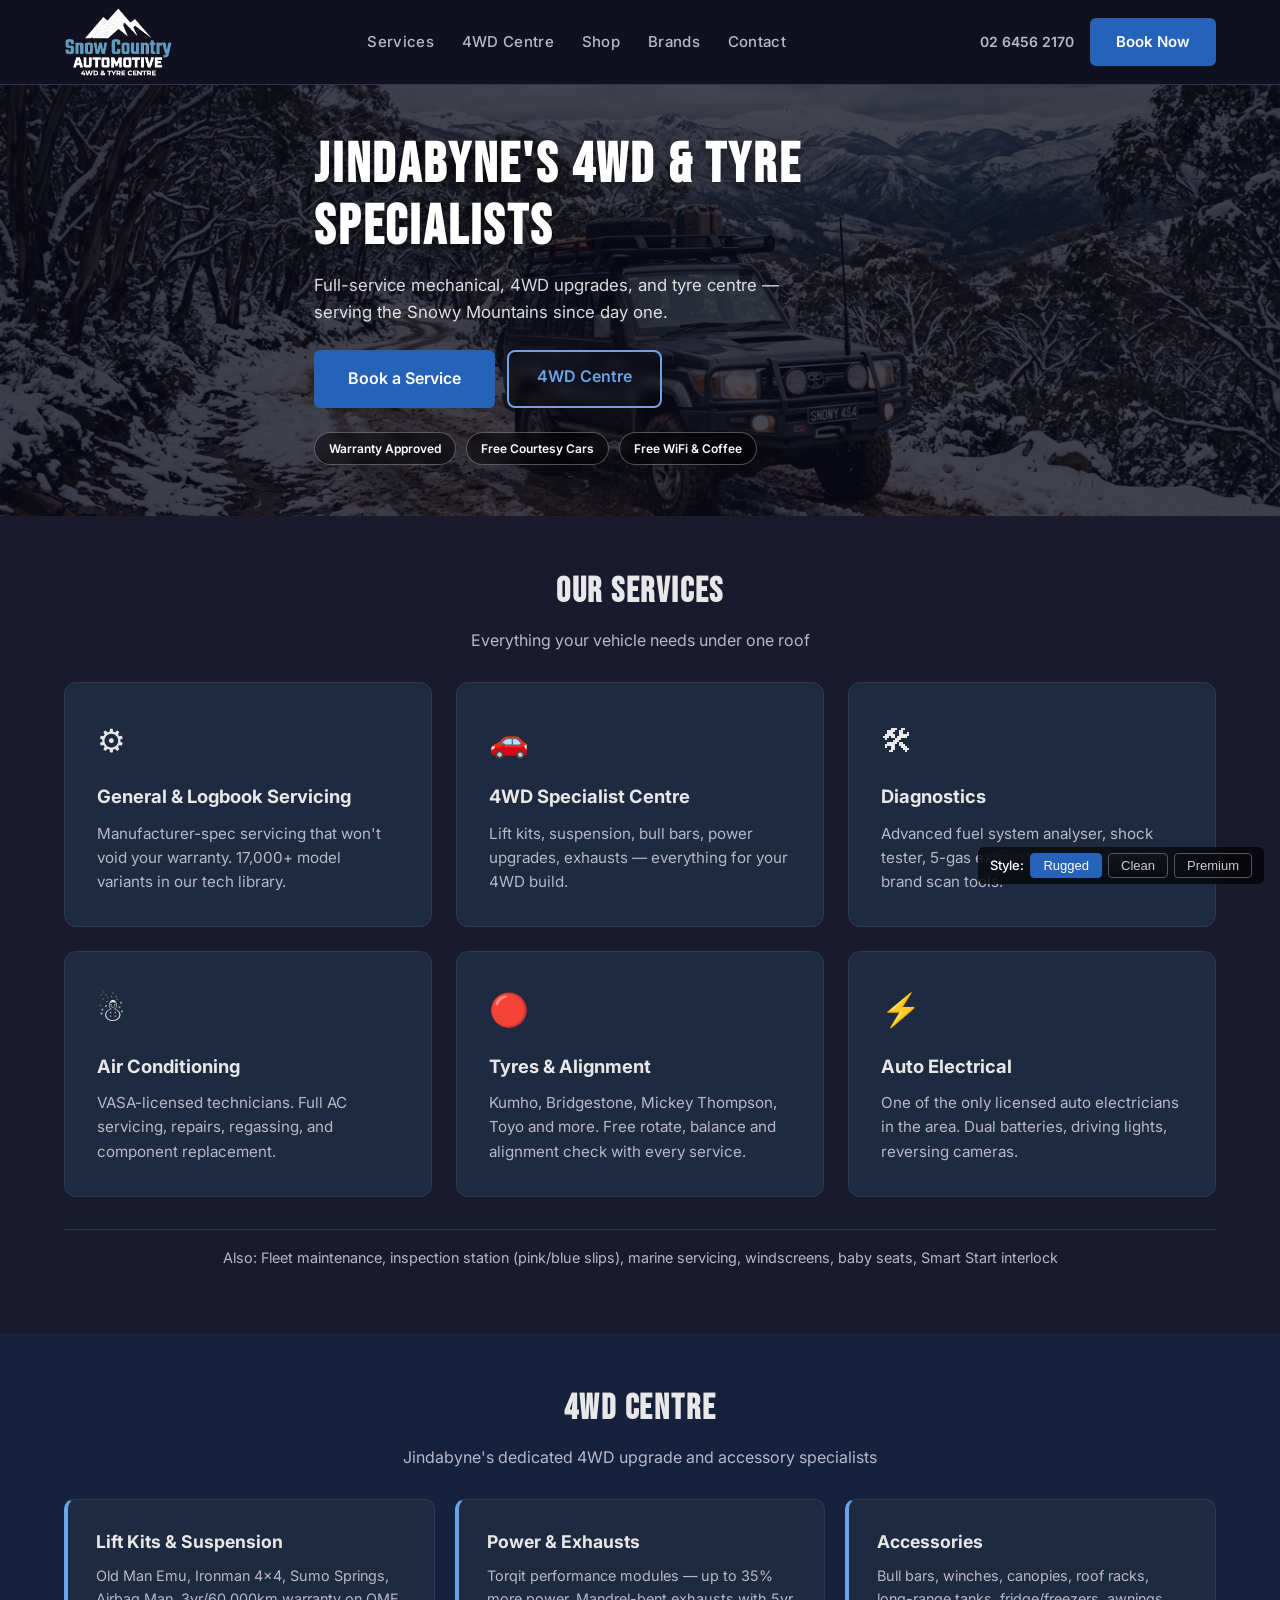
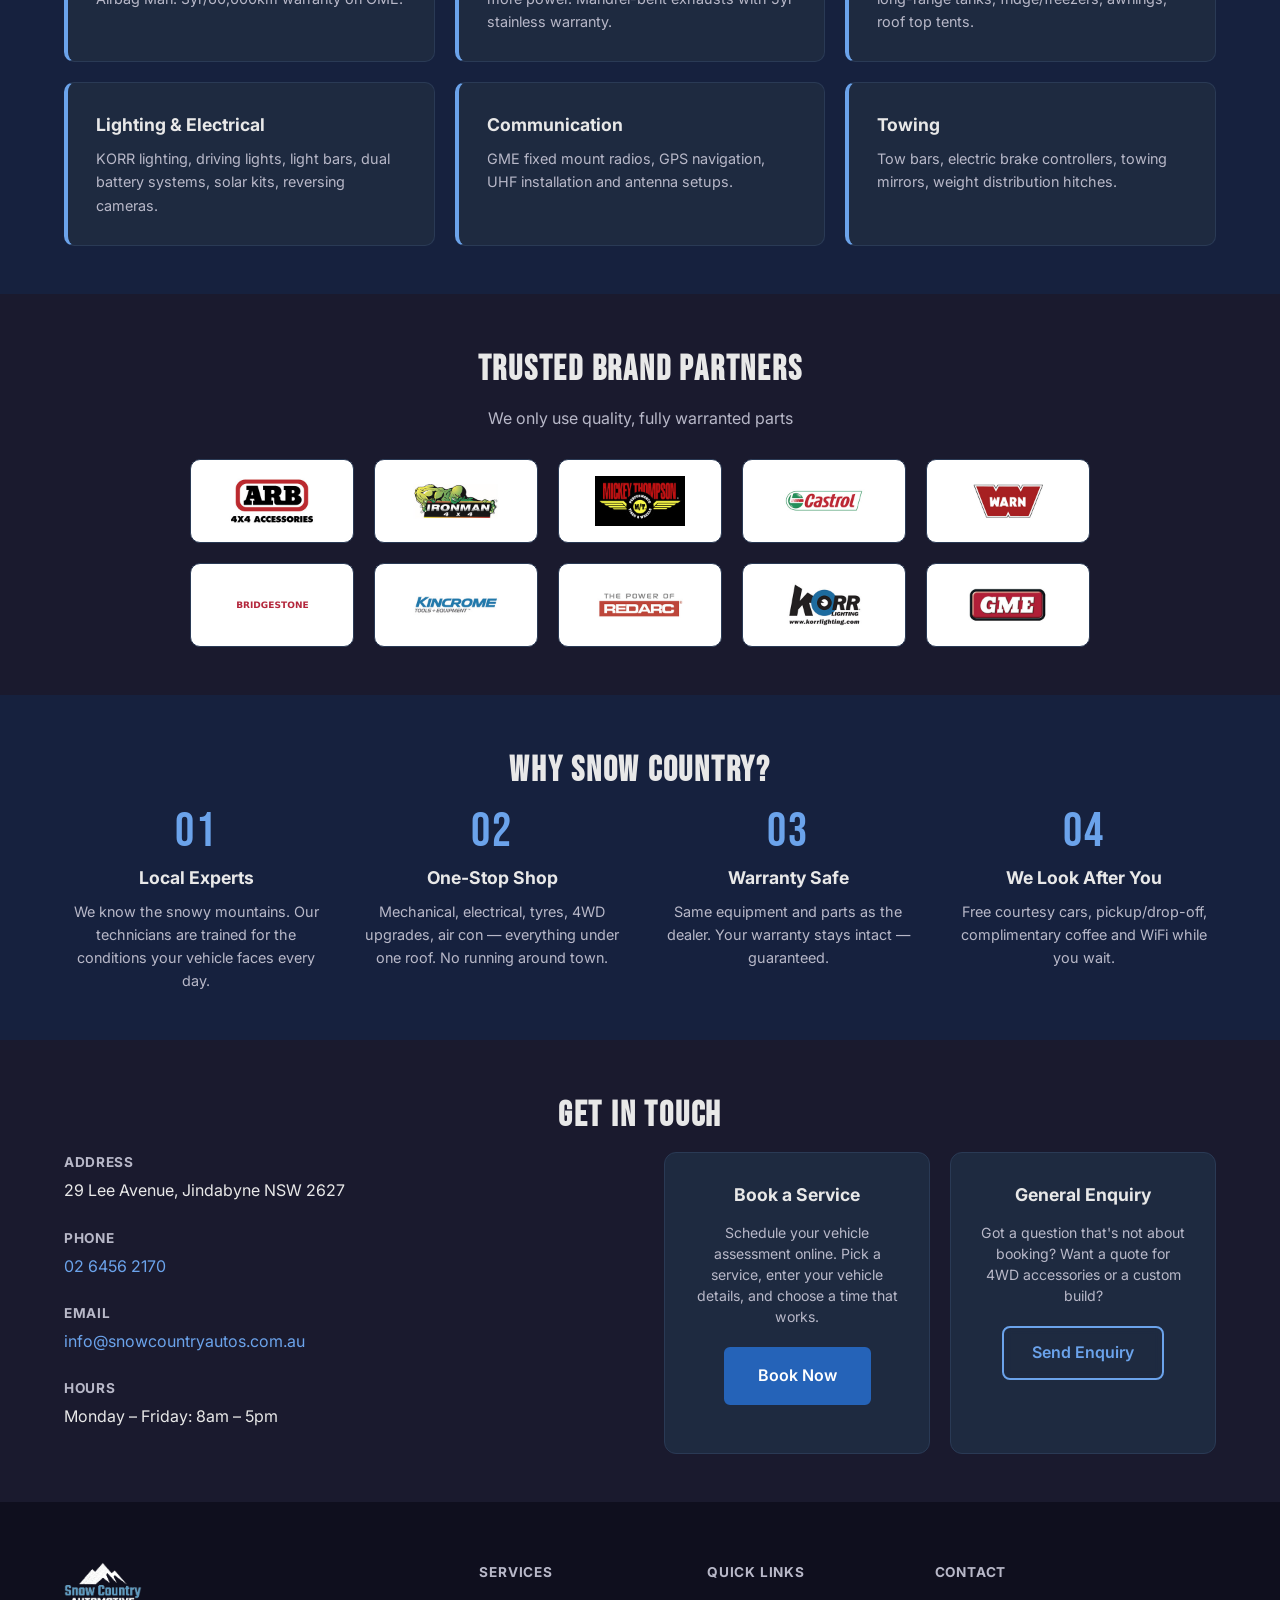
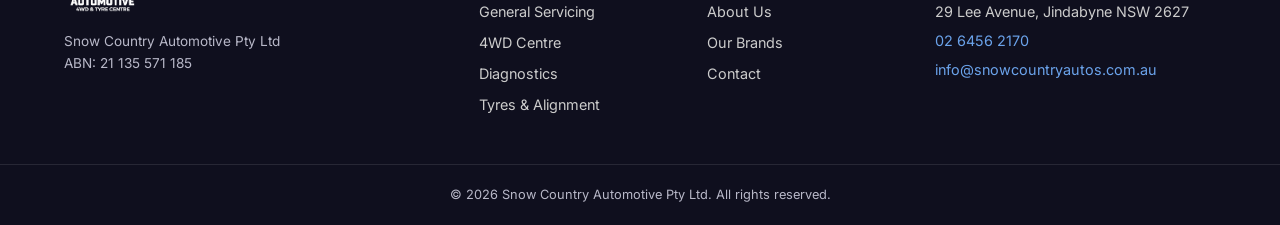
<file: index.html>
<!DOCTYPE html>
<html lang="en">
<head>
  <meta charset="UTF-8">
  <meta name="viewport" content="width=device-width, initial-scale=1.0">
  <title>Snow Country Automotive — 4WD & Tyre Centre</title>
  <link rel="icon" href="favicon.ico" type="image/x-icon">
  <link rel="apple-touch-icon" href="apple-touch-icon.png">
  <link rel="preconnect" href="https://fonts.googleapis.com">
  <link href="https://fonts.googleapis.com/css2?family=Inter:wght@400;500;600;700;800&family=Bebas+Neue&family=Montserrat:wght@400;600;700;800&display=swap" rel="stylesheet">
  <link rel="stylesheet" href="styles.css">
</head>
<body data-theme="rugged">

  <!-- Theme Switcher -->
  <div class="theme-switcher">
    <span class="theme-label">Style:</span>
    <button class="theme-btn active" data-theme="rugged">Rugged</button>
    <button class="theme-btn" data-theme="clean">Clean</button>
    <button class="theme-btn" data-theme="premium">Premium</button>
  </div>

  <!-- Header -->
  <header class="site-header">
    <div class="container header-inner">
      <a href="/" class="logo">
        <img src="assets/logo-white.png" alt="Snow Country Automotive" class="logo-img">
      </a>
      <nav class="main-nav">
        <a href="#services">Services</a>
        <a href="#4wd">4WD Centre</a>
        <a href="shop.html">Shop</a>
        <a href="#brands">Brands</a>
        <a href="contact.html">Contact</a>
      </nav>
      <div class="header-cta">
        <a href="tel:0264562170" class="phone-link">02 6456 2170</a>
        <a href="book.html" class="btn btn-primary">Book Now</a>
      </div>
      <button class="mobile-menu-btn" aria-label="Menu">
        <span></span><span></span><span></span>
      </button>
    </div>
  </header>

  <!-- Hero -->
  <section class="hero">
    <div class="hero-overlay"></div>
    <div class="container hero-content">
      <h1 class="hero-title">Jindabyne's 4WD &amp; Tyre Specialists</h1>
      <p class="hero-subtitle">Full-service mechanical, 4WD upgrades, and tyre centre — serving the Snowy Mountains since day one.</p>
      <div class="hero-actions">
        <a href="book.html" class="btn btn-primary btn-lg">Book a Service</a>
        <a href="#4wd" class="btn btn-outline btn-lg">4WD Centre</a>
      </div>
      <div class="hero-badges">
        <div class="badge">Warranty Approved</div>
        <div class="badge">Free Courtesy Cars</div>
        <div class="badge">Free WiFi & Coffee</div>
      </div>
    </div>
  </section>

  <!-- Services -->
  <section id="services" class="section">
    <div class="container">
      <h2 class="section-title">Our Services</h2>
      <p class="section-subtitle">Everything your vehicle needs under one roof</p>
      <div class="services-grid">
        <div class="service-card">
          <div class="service-icon">&#9881;</div>
          <h3>General &amp; Logbook Servicing</h3>
          <p>Manufacturer-spec servicing that won't void your warranty. 17,000+ model variants in our tech library.</p>
        </div>
        <div class="service-card">
          <div class="service-icon">&#128663;</div>
          <h3>4WD Specialist Centre</h3>
          <p>Lift kits, suspension, bull bars, power upgrades, exhausts — everything for your 4WD build.</p>
        </div>
        <div class="service-card">
          <div class="service-icon">&#128736;</div>
          <h3>Diagnostics</h3>
          <p>Advanced fuel system analyser, shock tester, 5-gas exhaust analyser, and multi-brand scan tools.</p>
        </div>
        <div class="service-card">
          <div class="service-icon">&#9731;</div>
          <h3>Air Conditioning</h3>
          <p>VASA-licensed technicians. Full AC servicing, repairs, regassing, and component replacement.</p>
        </div>
        <div class="service-card">
          <div class="service-icon">&#128308;</div>
          <h3>Tyres &amp; Alignment</h3>
          <p>Kumho, Bridgestone, Mickey Thompson, Toyo and more. Free rotate, balance and alignment check with every service.</p>
        </div>
        <div class="service-card">
          <div class="service-icon">&#9889;</div>
          <h3>Auto Electrical</h3>
          <p>One of the only licensed auto electricians in the area. Dual batteries, driving lights, reversing cameras.</p>
        </div>
      </div>
      <div class="services-more">
        <p>Also: Fleet maintenance, inspection station (pink/blue slips), marine servicing, windscreens, baby seats, Smart Start interlock</p>
      </div>
    </div>
  </section>

  <!-- 4WD Centre -->
  <section id="4wd" class="section section-alt">
    <div class="container">
      <h2 class="section-title">4WD Centre</h2>
      <p class="section-subtitle">Jindabyne's dedicated 4WD upgrade and accessory specialists</p>
      <div class="fourwd-grid">
        <div class="fourwd-card">
          <h3>Lift Kits &amp; Suspension</h3>
          <p>Old Man Emu, Ironman 4x4, Sumo Springs, Airbag Man. 3yr/60,000km warranty on OME.</p>
        </div>
        <div class="fourwd-card">
          <h3>Power &amp; Exhausts</h3>
          <p>Torqit performance modules — up to 35% more power. Mandrel-bent exhausts with 5yr stainless warranty.</p>
        </div>
        <div class="fourwd-card">
          <h3>Accessories</h3>
          <p>Bull bars, winches, canopies, roof racks, long-range tanks, fridge/freezers, awnings, roof top tents.</p>
        </div>
        <div class="fourwd-card">
          <h3>Lighting &amp; Electrical</h3>
          <p>KORR lighting, driving lights, light bars, dual battery systems, solar kits, reversing cameras.</p>
        </div>
        <div class="fourwd-card">
          <h3>Communication</h3>
          <p>GME fixed mount radios, GPS navigation, UHF installation and antenna setups.</p>
        </div>
        <div class="fourwd-card">
          <h3>Towing</h3>
          <p>Tow bars, electric brake controllers, towing mirrors, weight distribution hitches.</p>
        </div>
      </div>
    </div>
  </section>

  <!-- Brands -->
  <section id="brands" class="section">
    <div class="container">
      <h2 class="section-title">Trusted Brand Partners</h2>
      <p class="section-subtitle">We only use quality, fully warranted parts</p>
      <div class="brands-grid">
        <div class="brand-item">
          <img src="assets/brands/arb-logo.jpg" alt="ARB 4x4">
        </div>
        <div class="brand-item">
          <img src="assets/brands/ironman-4x4-logo.jpg" alt="Ironman 4x4">
        </div>
        <div class="brand-item">
          <img src="assets/brands/mickey-thompson-logo.jpg" alt="Mickey Thompson">
        </div>
        <div class="brand-item">
          <img src="assets/brands/castrol-logo.jpg" alt="Castrol">
        </div>
        <div class="brand-item">
          <img src="assets/brands/warn-logo.jpg" alt="Warn">
        </div>
        <div class="brand-item">
          <img src="assets/brands/bridgestone-logo.jpg" alt="Bridgestone">
        </div>
        <div class="brand-item">
          <img src="assets/brands/kincrome-logo.jpg" alt="Kincrome">
        </div>
        <div class="brand-item">
          <img src="assets/brands/redarc-logo.jpg" alt="Redarc">
        </div>
        <div class="brand-item">
          <img src="assets/brands/korr-logo.jpg" alt="KORR Lighting">
        </div>
        <div class="brand-item">
          <img src="assets/brands/gme-logo.jpg" alt="GME">
        </div>
      </div>
    </div>
  </section>

  <!-- About / Why Choose Us -->
  <section id="about" class="section section-alt">
    <div class="container">
      <h2 class="section-title">Why Snow Country?</h2>
      <div class="why-grid">
        <div class="why-item">
          <div class="why-number">01</div>
          <h3>Local Experts</h3>
          <p>We know the snowy mountains. Our technicians are trained for the conditions your vehicle faces every day.</p>
        </div>
        <div class="why-item">
          <div class="why-number">02</div>
          <h3>One-Stop Shop</h3>
          <p>Mechanical, electrical, tyres, 4WD upgrades, air con — everything under one roof. No running around town.</p>
        </div>
        <div class="why-item">
          <div class="why-number">03</div>
          <h3>Warranty Safe</h3>
          <p>Same equipment and parts as the dealer. Your warranty stays intact — guaranteed.</p>
        </div>
        <div class="why-item">
          <div class="why-number">04</div>
          <h3>We Look After You</h3>
          <p>Free courtesy cars, pickup/drop-off, complimentary coffee and WiFi while you wait.</p>
        </div>
      </div>
    </div>
  </section>

  <!-- Contact -->
  <section id="contact" class="section">
    <div class="container">
      <h2 class="section-title">Get In Touch</h2>
      <div class="contact-grid">
        <div class="contact-info">
          <div class="contact-item">
            <strong>Address</strong>
            <p>29 Lee Avenue, Jindabyne NSW 2627</p>
          </div>
          <div class="contact-item">
            <strong>Phone</strong>
            <p><a href="tel:0264562170">02 6456 2170</a></p>
          </div>
          <div class="contact-item">
            <strong>Email</strong>
            <p><a href="mailto:info@snowcountryautos.com.au">info@snowcountryautos.com.au</a></p>
          </div>
          <div class="contact-item">
            <strong>Hours</strong>
            <p>Monday – Friday: 8am – 5pm</p>
          </div>
        </div>
        <div class="contact-cta">
          <div class="contact-cta-card">
            <h3>Book a Service</h3>
            <p>Schedule your vehicle assessment online. Pick a service, enter your vehicle details, and choose a time that works.</p>
            <a href="book.html" class="btn btn-primary btn-lg">Book Now</a>
          </div>
          <div class="contact-cta-card">
            <h3>General Enquiry</h3>
            <p>Got a question that's not about booking? Want a quote for 4WD accessories or a custom build?</p>
            <a href="contact.html" class="btn btn-outline btn-lg">Send Enquiry</a>
          </div>
        </div>
      </div>
    </div>
  </section>

  <!-- Footer -->
  <footer class="site-footer">
    <div class="container footer-inner">
      <div class="footer-brand">
        <img src="assets/logo-white.png" alt="Snow Country Automotive" class="footer-logo">
        <p>Snow Country Automotive Pty Ltd<br>ABN: 21 135 571 185</p>
      </div>
      <div class="footer-links">
        <h4>Services</h4>
        <a href="#services">General Servicing</a>
        <a href="#4wd">4WD Centre</a>
        <a href="#services">Diagnostics</a>
        <a href="#services">Tyres & Alignment</a>
      </div>
      <div class="footer-links">
        <h4>Quick Links</h4>
        <a href="#about">About Us</a>
        <a href="#brands">Our Brands</a>
        <a href="contact.html">Contact</a>
      </div>
      <div class="footer-contact">
        <h4>Contact</h4>
        <p>29 Lee Avenue, Jindabyne NSW 2627</p>
        <p><a href="tel:0264562170">02 6456 2170</a></p>
        <p><a href="mailto:info@snowcountryautos.com.au">info@snowcountryautos.com.au</a></p>
      </div>
    </div>
    <div class="footer-bottom">
      <div class="container">&copy; 2026 Snow Country Automotive Pty Ltd. All rights reserved.</div>
    </div>
  </footer>

  <script>
    // Theme switcher
    document.querySelectorAll('.theme-btn').forEach(btn => {
      btn.addEventListener('click', () => {
        document.body.setAttribute('data-theme', btn.dataset.theme);
        document.querySelectorAll('.theme-btn').forEach(b => b.classList.remove('active'));
        btn.classList.add('active');
      });
    });

    // Mobile menu
    document.querySelector('.mobile-menu-btn')?.addEventListener('click', function() {
      document.querySelector('.main-nav')?.classList.toggle('open');
      this.classList.toggle('active');
    });
  </script>
</body>
</html>
</file>
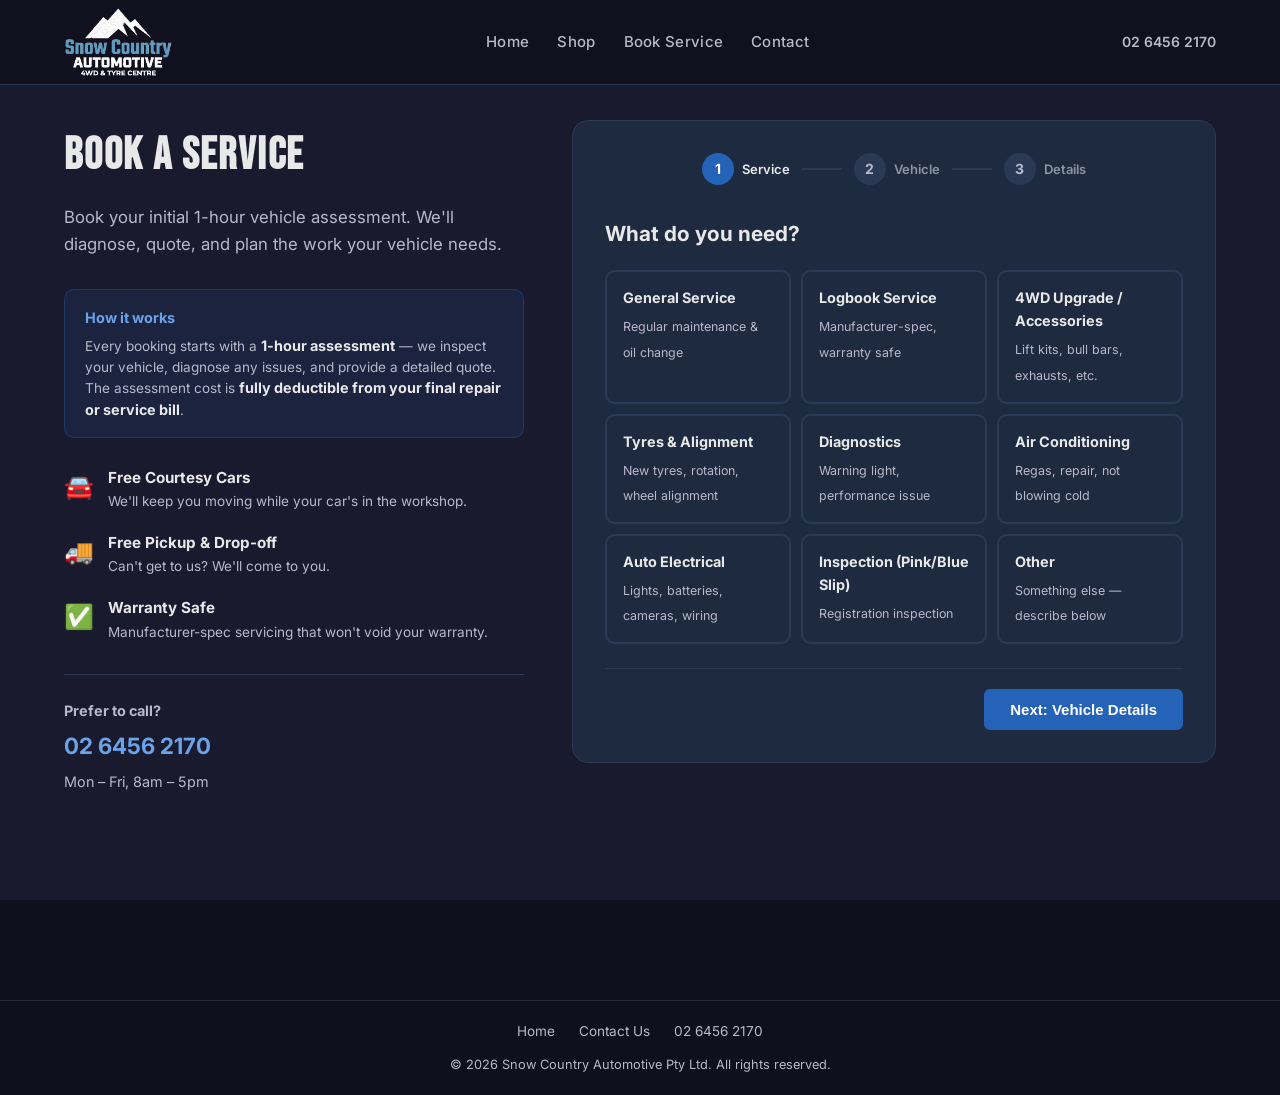
<file: book.html>
<!DOCTYPE html>
<html lang="en">
<head>
  <meta charset="UTF-8">
  <meta name="viewport" content="width=device-width, initial-scale=1.0">
  <title>Book a Service — Snow Country Automotive</title>
  <link rel="icon" href="favicon.ico" type="image/x-icon">
  <link rel="apple-touch-icon" href="apple-touch-icon.png">
  <link rel="preconnect" href="https://fonts.googleapis.com">
  <link href="https://fonts.googleapis.com/css2?family=Inter:wght@400;500;600;700;800&family=Bebas+Neue&display=swap" rel="stylesheet">
  <link rel="stylesheet" href="styles.css">
  <link rel="stylesheet" href="book.css?v=20260318">
</head>
<body data-theme="rugged">

  <!-- Header -->
  <header class="site-header">
    <div class="container header-inner">
      <a href="/" class="logo">
        <img src="assets/logo-white.png" alt="Snow Country Automotive" class="logo-img">
      </a>
      <nav class="main-nav">
        <a href="/">Home</a>
        <a href="shop.html">Shop</a>
        <a href="book.html">Book Service</a>
        <a href="contact.html">Contact</a>
      </nav>
      <div class="header-cta">
        <a href="tel:0264562170" class="phone-link">02 6456 2170</a>
      </div>
    </div>
  </header>

  <!-- Booking Form -->
  <section class="book-section">
    <div class="container">
      <div class="book-layout">
        <div class="book-info">
          <h1 class="book-title">Book a Service</h1>
          <p class="book-desc">Book your initial 1-hour vehicle assessment. We'll diagnose, quote, and plan the work your vehicle needs.</p>

          <div class="assessment-banner">
            <strong>How it works</strong>
            <p>Every booking starts with a <strong>1-hour assessment</strong> — we inspect your vehicle, diagnose any issues, and provide a detailed quote. The assessment cost is <strong>fully deductible from your final repair or service bill</strong>.</p>
          </div>

          <div class="book-perks">
            <div class="perk">
              <span class="perk-icon">&#128664;</span>
              <div>
                <strong>Free Courtesy Cars</strong>
                <p>We'll keep you moving while your car's in the workshop.</p>
              </div>
            </div>
            <div class="perk">
              <span class="perk-icon">&#128666;</span>
              <div>
                <strong>Free Pickup & Drop-off</strong>
                <p>Can't get to us? We'll come to you.</p>
              </div>
            </div>
            <div class="perk">
              <span class="perk-icon">&#9989;</span>
              <div>
                <strong>Warranty Safe</strong>
                <p>Manufacturer-spec servicing that won't void your warranty.</p>
              </div>
            </div>
          </div>

          <div class="book-contact">
            <p><strong>Prefer to call?</strong></p>
            <a href="tel:0264562170" class="book-phone">02 6456 2170</a>
            <p class="book-hours">Mon – Fri, 8am – 5pm</p>
          </div>
        </div>

        <form class="book-form" id="bookingForm">
          <!-- Progress -->
          <div class="form-progress">
            <div class="progress-step active" data-step="1">
              <span class="step-num">1</span>
              <span class="step-label">Service</span>
            </div>
            <div class="progress-line"></div>
            <div class="progress-step" data-step="2">
              <span class="step-num">2</span>
              <span class="step-label">Vehicle</span>
            </div>
            <div class="progress-line"></div>
            <div class="progress-step" data-step="3">
              <span class="step-num">3</span>
              <span class="step-label">Details</span>
            </div>
          </div>

          <!-- Step 1: Service Type -->
          <div class="form-step" data-step="1">
            <h2>What do you need?</h2>
            <!-- Mobile-only perk banner (Sprint 1 #5) -->
            <div class="mobile-perk-banner">
              ✅ Assessment cost is <strong>fully deductible</strong> from your final repair or service bill
            </div>
            <div class="service-options">
              <label class="service-option">
                <input type="radio" name="service" value="general" required>
                <span class="option-card">
                  <strong>General Service</strong>
                  <small>Regular maintenance & oil change</small>
                </span>
              </label>
              <label class="service-option">
                <input type="radio" name="service" value="logbook">
                <span class="option-card">
                  <strong>Logbook Service</strong>
                  <small>Manufacturer-spec, warranty safe</small>
                </span>
              </label>
              <label class="service-option">
                <input type="radio" name="service" value="4wd">
                <span class="option-card">
                  <strong>4WD Upgrade / Accessories</strong>
                  <small>Lift kits, bull bars, exhausts, etc.</small>
                </span>
              </label>
              <label class="service-option">
                <input type="radio" name="service" value="tyres">
                <span class="option-card">
                  <strong>Tyres & Alignment</strong>
                  <small>New tyres, rotation, wheel alignment</small>
                </span>
              </label>
              <label class="service-option">
                <input type="radio" name="service" value="diagnostics">
                <span class="option-card">
                  <strong>Diagnostics</strong>
                  <small>Warning light, performance issue</small>
                </span>
              </label>
              <label class="service-option">
                <input type="radio" name="service" value="aircon">
                <span class="option-card">
                  <strong>Air Conditioning</strong>
                  <small>Regas, repair, not blowing cold</small>
                </span>
              </label>
              <label class="service-option">
                <input type="radio" name="service" value="electrical">
                <span class="option-card">
                  <strong>Auto Electrical</strong>
                  <small>Lights, batteries, cameras, wiring</small>
                </span>
              </label>
              <label class="service-option">
                <input type="radio" name="service" value="inspection">
                <span class="option-card">
                  <strong>Inspection (Pink/Blue Slip)</strong>
                  <small>Registration inspection</small>
                </span>
              </label>
              <label class="service-option">
                <input type="radio" name="service" value="other">
                <span class="option-card">
                  <strong>Other</strong>
                  <small>Something else — describe below</small>
                </span>
              </label>
            </div>
            <!-- Inline Other textarea (Sprint 1 #7) -->
            <div class="other-textarea-wrap" id="otherTextWrap">
              <textarea id="otherText" name="other_details" rows="2" placeholder="Tell us what you need..."></textarea>
            </div>
            <div class="form-nav">
              <div></div>
              <button type="button" class="btn btn-primary btn-next" onclick="nextStep()">Next: Vehicle Details</button>
            </div>
          </div>

          <!-- Step 2: Vehicle -->
          <div class="form-step" data-step="2" style="display:none">
            <h2>Your Vehicle</h2>

            <!-- Rego Lookup -->
            <div class="rego-lookup">
              <div class="form-field">
                <label>Registration Number</label>
                <div class="rego-input-row">
                  <input type="text" name="rego" id="regoInput" placeholder="e.g. ABC 123" style="text-transform: uppercase" class="rego-field">
                  <span class="rego-state">NSW</span>
                  <button type="button" class="btn btn-primary rego-btn" onclick="lookupRego()">Look Up</button>
                </div>
                <small class="rego-hint">Enter your rego and we'll try to fill in the details automatically</small>
              </div>
              <div id="regoResult" class="rego-result" style="display:none">
                <div class="rego-found">
                  <span class="rego-found-icon">&#9989;</span>
                  <span id="regoResultText"></span>
                </div>
              </div>
            </div>

            <div class="or-divider"><span>or enter manually</span></div>

            <div class="form-grid">
              <div class="form-field">
                <label>Make</label>
                <select name="make" id="makeSelect" onchange="loadModels()" required>
                  <option value="">Select make...</option>
                </select>
              </div>
              <div class="form-field">
                <label>Model</label>
                <select name="model" id="modelSelect" required>
                  <option value="">Select make first...</option>
                </select>
              </div>
              <div class="form-field">
                <label>Year</label>
                <select name="year" id="yearSelect">
                  <option value="">Year...</option>
                </select>
              </div>
              <div class="form-field">
                <label>Odometer (approx km)</label>
                <input type="text" name="odometer" placeholder="e.g. 85,000">
              </div>
            </div>
            <div class="form-field">
              <label>Tell us more about what you need</label>
              <textarea name="notes" rows="3" placeholder="Any specific issues, symptoms, or work you'd like done..."></textarea>
            </div>
            <div class="form-nav">
              <button type="button" class="btn btn-outline btn-back" onclick="prevStep()">Back</button>
              <button type="button" class="btn btn-primary btn-next" onclick="nextStep()">Next: Choose a Time</button>
            </div>
          </div>

          <!-- Step 3: Time & Contact -->
          <div class="form-step" data-step="3" style="display:none">
            <h2>Pick a Time</h2>
            <p class="step-desc">Select an available 1-hour assessment slot. Green = available, grey = booked.</p>

            <!-- Calendar Week View -->
            <div class="calendar-nav">
              <button type="button" class="cal-nav-btn" onclick="calPrev()">&larr;</button>
              <span id="calWeekLabel" class="cal-week-label"></span>
              <button type="button" class="cal-nav-btn" onclick="calNext()">&rarr;</button>
            </div>
            <!-- Mobile 3-day nav (Sprint 1 #3) -->
            <div class="cal-day-nav" id="calDayNav">
              <button type="button" class="cal-day-prev-btn" onclick="calDayPrev()">&larr;</button>
              <span class="cal-day-range">Days 1-3 of 5</span>
              <button type="button" class="cal-day-next-btn" onclick="calDayNext()">&rarr;</button>
            </div>
            <div class="calendar-grid" id="calendarGrid">
              <!-- Generated by JS -->
            </div>
            <input type="hidden" name="booking_datetime" id="bookingDatetime">

            <div class="assessment-note">
              <strong>1-Hour Assessment — Cost deductible from final bill</strong>
              <p>Your selected time is for a 1-hour diagnostic assessment. The assessment fee is fully deducted from your repair or service invoice.</p>
            </div>

            <h3 class="contact-heading">Your Details</h3>
            <div class="form-grid">
              <div class="form-field">
                <label>Full Name</label>
                <input type="text" name="name" required placeholder="Your name">
              </div>
              <div class="form-field">
                <label>Phone</label>
                <input type="tel" name="phone" required placeholder="Mobile or landline">
              </div>
            </div>
            <div class="form-field">
              <label>Email</label>
              <input type="email" name="email" required placeholder="your@email.com">
            </div>
            <div class="form-field">
              <label class="checkbox-label">
                <input type="checkbox" name="courtesy_car">
                I'd like a courtesy car while my vehicle is being serviced
              </label>
            </div>
            <div class="form-field">
              <label class="checkbox-label">
                <input type="checkbox" name="pickup">
                I'd like pickup/drop-off service
              </label>
            </div>
            <div class="form-nav">
              <button type="button" class="btn btn-outline btn-back" onclick="prevStep()">Back</button>
              <button type="submit" class="btn btn-primary btn-lg">Confirm Booking</button>
            </div>
          </div>

          <!-- Success -->
          <div class="form-success" id="formSuccess" style="display:none">
            <div class="success-icon">&#9989;</div>
            <h2>Booking Request Sent!</h2>
            <p>Thanks! We'll get back to you within 1 business day to confirm your appointment.</p>
            <p class="success-note">If it's urgent, give us a call on <a href="tel:0264562170">02 6456 2170</a></p>
          </div>
        </form>
      </div>
    </div>
  </section>

  <!-- Sticky CTA for mobile (Sprint 1 #2) -->
  <div class="sticky-cta" id="stickyCta">
    <button type="button" class="btn btn-primary" onclick="nextStep()">Next: Vehicle Details</button>
  </div>

  <!-- Error toast (Sprint 1 #8) -->
  <div class="form-toast" id="formToast"></div>

  <!-- Footer -->
  <footer class="site-footer">
    <div class="footer-bottom">
      <div class="container">
        <div style="display:flex; justify-content:center; gap:24px; margin-bottom:12px; font-size:0.85rem;">
          <a href="/" style="color:var(--text-muted);">Home</a>
          <a href="contact.html" style="color:var(--text-muted);">Contact Us</a>
          <a href="tel:0264562170" style="color:var(--text-muted);">02 6456 2170</a>
        </div>
        &copy; 2026 Snow Country Automotive Pty Ltd. All rights reserved.
      </div>
    </div>
  </footer>

  <script>
    let currentStep = 1;
    const isMobile = () => window.innerWidth <= 768;

    // --- Toast Notification (Sprint 1 #8) ---
    function showToast(msg) {
      const t = document.getElementById('formToast');
      t.textContent = msg;
      t.classList.add('show');
      setTimeout(() => t.classList.remove('show'), 2500);
    }

    // --- Sticky CTA (Sprint 1 #2) ---
    function updateStickyCta() {
      const sticky = document.getElementById('stickyCta');
      if (!isMobile() || currentStep !== 1) { sticky.classList.remove('visible'); return; }
      const selected = document.querySelector('input[name="service"]:checked');
      sticky.classList.toggle('visible', !!selected);
    }

    // --- "Other" inline textarea toggle (Sprint 1 #7) ---
    function updateOtherTextarea() {
      const otherChecked = document.querySelector('input[name="service"][value="other"]:checked');
      const wrap = document.getElementById('otherTextWrap');
      wrap.classList.toggle('visible', !!otherChecked);
      if (otherChecked) document.getElementById('otherText').focus();
    }

    // Listen to all service radio changes
    document.querySelectorAll('input[name="service"]').forEach(r => {
      r.addEventListener('change', () => { updateStickyCta(); updateOtherTextarea(); });
    });

    // --- Step Navigation ---
    function nextStep() {
      const current = document.querySelector(`.form-step[data-step="${currentStep}"]`);
      if (currentStep === 1) {
        const selected = document.querySelector('input[name="service"]:checked');
        if (!selected) {
          showToast('Please select a service type');
          return;
        }
      }
      current.style.display = 'none';
      currentStep++;
      const next = document.querySelector(`.form-step[data-step="${currentStep}"]`);
      next.style.display = 'block';
      updateProgress();
      updateStickyCta();
      // Auto-scroll to top of form (Sprint 1 #9)
      document.querySelector('.book-form').scrollIntoView({ behavior: 'smooth', block: 'start' });
      if (currentStep === 3) { calDayOffset = 0; buildCalendar(); }
    }

    function prevStep() {
      document.querySelector(`.form-step[data-step="${currentStep}"]`).style.display = 'none';
      currentStep--;
      document.querySelector(`.form-step[data-step="${currentStep}"]`).style.display = 'block';
      updateProgress();
      updateStickyCta();
      document.querySelector('.book-form').scrollIntoView({ behavior: 'smooth', block: 'start' });
    }

    function updateProgress() {
      document.querySelectorAll('.progress-step').forEach(s => {
        const step = parseInt(s.dataset.step);
        s.classList.toggle('active', step <= currentStep);
        s.classList.toggle('completed', step < currentStep);
      });
      document.querySelectorAll('.progress-line').forEach((line, i) => {
        line.classList.toggle('active', i + 1 < currentStep);
      });
    }

    // --- Australian Makes & Models ---
    const auMakes = {
      'Toyota': ['HiLux','LandCruiser','LandCruiser Prado','Fortuner','RAV4','Corolla','Camry','Kluger','86','Yaris','C-HR','Supra','HiAce'],
      'Ford': ['Ranger','Everest','Mustang','Focus','Escape','Puma','Endura','Transit','Falcon','Territory'],
      'Nissan': ['Navara','Patrol','X-Trail','Qashqai','Pathfinder','Juke','370Z','Leaf','Pulsar'],
      'Mazda': ['BT-50','CX-5','CX-3','CX-9','CX-30','Mazda3','Mazda6','MX-5','CX-8','CX-60'],
      'Mitsubishi': ['Triton','Pajero','Pajero Sport','Outlander','ASX','Eclipse Cross','Delica'],
      'Holden': ['Colorado','Trailblazer','Commodore','Captiva','Astra','Trax','Equinox','Acadia'],
      'Subaru': ['Outback','Forester','XV','WRX','Impreza','BRZ','Liberty','Levorg'],
      'Hyundai': ['Tucson','Santa Fe','i30','Kona','Venue','iLoad','Staria','Ioniq 5','Palisade'],
      'Kia': ['Sportage','Sorento','Cerato','Seltos','Carnival','Stonic','EV6','Niro','Stinger'],
      'Isuzu': ['D-MAX','MU-X'],
      'Jeep': ['Wrangler','Grand Cherokee','Cherokee','Gladiator','Compass','Renegade'],
      'Land Rover': ['Defender','Discovery','Range Rover','Range Rover Sport','Freelander','Evoque'],
      'Suzuki': ['Jimny','Vitara','Swift','S-Cross','Ignis','Baleno'],
      'Volkswagen': ['Amarok','Tiguan','Golf','T-Cross','T-Roc','Polo','Touareg','Transporter'],
      'Mercedes-Benz': ['X-Class','G-Class','GLC','GLE','A-Class','C-Class','E-Class','Sprinter'],
      'BMW': ['X1','X3','X5','3 Series','5 Series','1 Series','M3','M4'],
      'GWM': ['Ute','Tank 300','Haval H6','Haval Jolion','Ora'],
      'LDV': ['T60','D90','Deliver 9','eDeliver'],
      'RAM': ['1500','2500','3500'],
      'Other': []
    };

    function initMakes() {
      const sel = document.getElementById('makeSelect');
      Object.keys(auMakes).forEach(make => {
        const opt = document.createElement('option');
        opt.value = make; opt.textContent = make;
        sel.appendChild(opt);
      });
      const yearSel = document.getElementById('yearSelect');
      const thisYear = new Date().getFullYear();
      for (let y = thisYear + 1; y >= 1990; y--) {
        const opt = document.createElement('option');
        opt.value = y; opt.textContent = y;
        yearSel.appendChild(opt);
      }
    }

    function loadModels() {
      const make = document.getElementById('makeSelect').value;
      const sel = document.getElementById('modelSelect');
      sel.innerHTML = '<option value="">Select model...</option>';
      if (auMakes[make]) {
        auMakes[make].forEach(model => {
          const opt = document.createElement('option');
          opt.value = model; opt.textContent = model;
          sel.appendChild(opt);
        });
      }
    }

    // --- Rego Lookup (mock for demo) ---
    function lookupRego() {
      const rego = document.getElementById('regoInput').value.trim().toUpperCase();
      if (!rego) return;
      const result = document.getElementById('regoResult');
      const text = document.getElementById('regoResultText');
      const mockVehicles = {
        'ABC123': { make: 'Toyota', model: 'LandCruiser', year: 2019, colour: 'White' },
        'XYZ789': { make: 'Ford', model: 'Ranger', year: 2021, colour: 'Grey' },
        'DEF456': { make: 'Nissan', model: 'Patrol', year: 2020, colour: 'Black' },
      };
      const clean = rego.replace(/\s/g, '');
      if (mockVehicles[clean]) {
        const v = mockVehicles[clean];
        text.textContent = `${v.year} ${v.make} ${v.model} (${v.colour})`;
        result.style.display = 'block';
        result.querySelector('.rego-found').className = 'rego-found success';
        document.getElementById('makeSelect').value = v.make;
        loadModels();
        setTimeout(() => { document.getElementById('modelSelect').value = v.model; }, 100);
        document.getElementById('yearSelect').value = v.year;
      } else {
        text.textContent = `No record found for "${rego}" — please enter details manually`;
        result.style.display = 'block';
        result.querySelector('.rego-found').className = 'rego-found notfound';
      }
    }

    // --- Calendar (responsive 3-day/5-day) ---
    let calWeekStart = getNextMonday();
    let calDayOffset = 0; // for mobile 3-day paging
    const SLOTS = ['8:00','9:00','10:00','11:00','13:00','14:00','15:00','16:00'];
    let selectedSlot = null;
    // Seed-based mock availability (consistent per slot)
    const mockAvailability = {};

    function getNextMonday() {
      const d = new Date();
      const day = d.getDay();
      const diff = day === 0 ? 1 : (day === 6 ? 2 : (day === 1 ? 0 : 8 - day));
      d.setDate(d.getDate() + diff);
      d.setHours(0,0,0,0);
      return d;
    }

    function hashSlot(key) {
      // Simple hash for consistent mock availability
      if (mockAvailability[key] !== undefined) return mockAvailability[key];
      let h = 0;
      for (let i = 0; i < key.length; i++) h = ((h << 5) - h + key.charCodeAt(i)) | 0;
      mockAvailability[key] = (Math.abs(h) % 100) > 30; // ~70% available
      return mockAvailability[key];
    }

    function isToday(d) {
      const now = new Date();
      return d.getFullYear() === now.getFullYear() && d.getMonth() === now.getMonth() && d.getDate() === now.getDate();
    }
    function isTomorrow(d) {
      const tom = new Date(); tom.setDate(tom.getDate() + 1);
      return d.getFullYear() === tom.getFullYear() && d.getMonth() === tom.getMonth() && d.getDate() === tom.getDate();
    }

    function calPrev() {
      calWeekStart = new Date(calWeekStart.getTime() - 7 * 86400000);
      if (calWeekStart < new Date()) calWeekStart = getNextMonday();
      calDayOffset = 0;
      buildCalendar();
    }
    function calNext() {
      calWeekStart = new Date(calWeekStart.getTime() + 7 * 86400000);
      calDayOffset = 0;
      buildCalendar();
    }
    function calDayPrev() {
      calDayOffset = Math.max(0, calDayOffset - 3);
      buildCalendar();
    }
    function calDayNext() {
      calDayOffset = Math.min(2, calDayOffset + 3); // max offset for 5-day week with 3-day view
      buildCalendar();
    }

    function buildCalendar() {
      const grid = document.getElementById('calendarGrid');
      const label = document.getElementById('calWeekLabel');
      const allDays = [];
      for (let i = 0; i < 5; i++) {
        allDays.push(new Date(calWeekStart.getTime() + i * 86400000));
      }

      const mobile = isMobile();
      const visibleDays = mobile ? allDays.slice(calDayOffset, calDayOffset + 3) : allDays;

      const fmt = d => d.toLocaleDateString('en-AU', { weekday: 'short', day: 'numeric', month: 'short' });
      label.textContent = `${fmt(allDays[0])} — ${fmt(allDays[4])}`;

      // Mobile day-nav (Sprint 1 #3)
      const dayNav = document.getElementById('calDayNav');
      if (dayNav) {
        if (mobile) {
          const start = calDayOffset + 1;
          const end = Math.min(calDayOffset + 3, 5);
          dayNav.querySelector('.cal-day-range').textContent = `Days ${start}-${end} of 5`;
          dayNav.querySelector('.cal-day-prev-btn').disabled = calDayOffset === 0;
          dayNav.querySelector('.cal-day-next-btn').disabled = calDayOffset >= 2;
        }
      }

      const colCount = visibleDays.length;
      let html = `<div class="cal-header"><div class="cal-time-col"></div>`;
      visibleDays.forEach(d => {
        let badge = '';
        if (isToday(d)) badge = '<br><span class="day-badge">Today</span>';
        else if (isTomorrow(d)) badge = '<br><span class="day-badge">Tomorrow</span>';
        html += `<div class="cal-day-col">${d.toLocaleDateString('en-AU',{weekday:'short'})}<br><strong>${d.getDate()}</strong>${badge}</div>`;
      });
      html += '</div>';

      SLOTS.forEach(time => {
        html += `<div class="cal-row"><div class="cal-time-col">${time}</div>`;
        visibleDays.forEach(d => {
          const dateStr = d.toISOString().split('T')[0];
          const key = `${dateStr}T${time}`;
          const isPast = d < new Date();
          const available = !isPast && hashSlot(key);
          const sel = selectedSlot === key ? ' selected' : '';
          const timeLabel = parseInt(time) >= 13 ? (parseInt(time)-12)+':00pm' : (time === '12:00' ? '12pm' : time+'am');
          if (available) {
            html += `<div class="cal-slot available${sel}" onclick="selectSlot('${key}',this)">${timeLabel}</div>`;
          } else {
            html += `<div class="cal-slot booked">&mdash;</div>`;
          }
        });
        html += '</div>';
      });
      grid.innerHTML = html;
    }

    function selectSlot(key, el) {
      document.querySelectorAll('.cal-slot.selected').forEach(s => s.classList.remove('selected'));
      el.classList.add('selected');
      selectedSlot = key;
      document.getElementById('bookingDatetime').value = key;
    }

    // --- Form Submit ---
    document.getElementById('bookingForm').addEventListener('submit', function(e) {
      e.preventDefault();
      document.querySelectorAll('.form-step').forEach(s => s.style.display = 'none');
      document.querySelector('.form-progress').style.display = 'none';
      document.getElementById('stickyCta').classList.remove('visible');
      document.getElementById('formSuccess').style.display = 'block';
      document.querySelector('.book-form').scrollIntoView({ behavior: 'smooth', block: 'start' });
    });

    // --- Resize handler for calendar ---
    let resizeTimer;
    window.addEventListener('resize', () => {
      clearTimeout(resizeTimer);
      resizeTimer = setTimeout(() => { if (currentStep === 3) buildCalendar(); updateStickyCta(); }, 200);
    });

    // Init
    initMakes();
  </script>
</body>
</html>
</file>
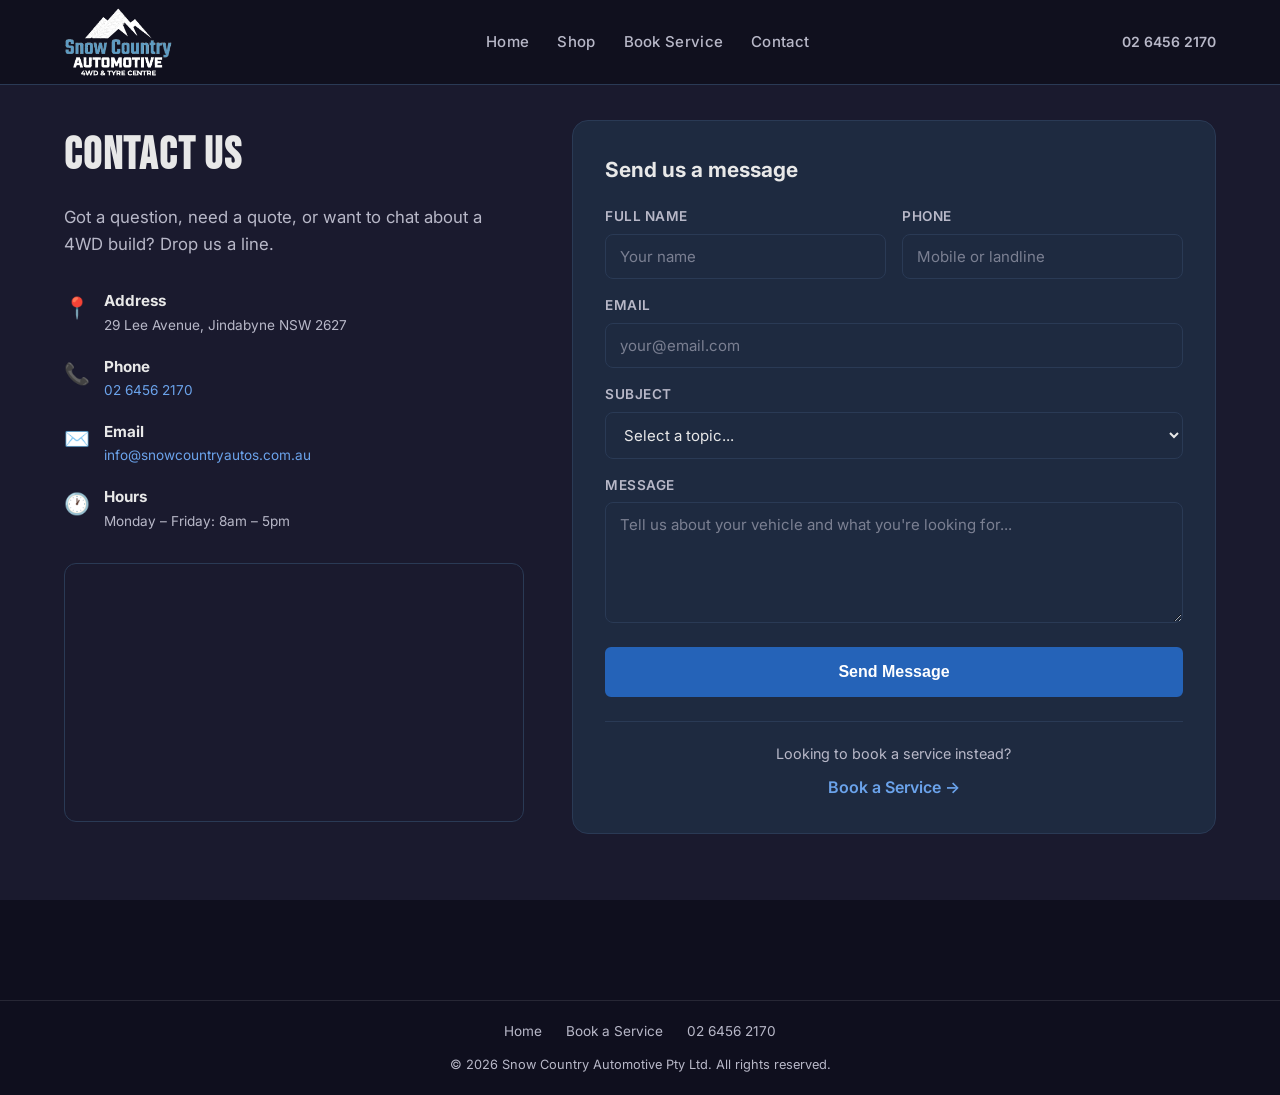
<file: contact.html>
<!DOCTYPE html>
<html lang="en">
<head>
  <meta charset="UTF-8">
  <meta name="viewport" content="width=device-width, initial-scale=1.0">
  <title>Contact Us — Snow Country Automotive</title>
  <link rel="icon" href="favicon.ico" type="image/x-icon">
  <link rel="apple-touch-icon" href="apple-touch-icon.png">
  <link rel="preconnect" href="https://fonts.googleapis.com">
  <link href="https://fonts.googleapis.com/css2?family=Inter:wght@400;500;600;700;800&family=Bebas+Neue&display=swap" rel="stylesheet">
  <link rel="stylesheet" href="styles.css">
  <style>
    .contact-page { padding-top: 120px; padding-bottom: 60px; min-height: 100vh; }
    .contact-layout { display: grid; grid-template-columns: 1fr 1.4fr; gap: 48px; align-items: start; }
    .contact-page-title { font-family: 'Bebas Neue', sans-serif; font-size: 2.8rem; letter-spacing: 0.04em; margin-bottom: 12px; }
    .contact-page-desc { color: var(--text-muted); font-size: 1.05rem; line-height: 1.6; margin-bottom: 32px; }

    .contact-details { display: flex; flex-direction: column; gap: 20px; margin-bottom: 32px; }
    .contact-detail { display: flex; gap: 14px; align-items: flex-start; }
    .contact-detail-icon { font-size: 1.3rem; flex-shrink: 0; margin-top: 2px; }
    .contact-detail strong { display: block; font-size: 0.95rem; margin-bottom: 2px; }
    .contact-detail p { color: var(--text-muted); font-size: 0.85rem; line-height: 1.4; }
    .contact-detail a { color: var(--primary); text-decoration: none; }
    .contact-detail a:hover { text-decoration: underline; }

    .contact-form-card { background: var(--card-bg); border: 1px solid var(--card-border); border-radius: 16px; padding: 32px; }
    .contact-form-card h2 { font-size: 1.3rem; font-weight: 700; margin-bottom: 20px; }

    .form-field { margin-bottom: 16px; }
    .form-field label { display: block; font-size: 0.85rem; font-weight: 600; color: var(--text-muted); margin-bottom: 6px; text-transform: uppercase; letter-spacing: 0.04em; }
    .form-field input, .form-field select, .form-field textarea {
      width: 100%; background: var(--input-bg); border: 1px solid var(--input-border);
      color: var(--text); padding: 12px 14px; border-radius: 8px; font-size: 15px;
      font-family: inherit; transition: border-color 0.2s;
    }
    .form-field input:focus, .form-field select:focus, .form-field textarea:focus { outline: none; border-color: var(--primary); }
    .form-field input::placeholder, .form-field textarea::placeholder { color: var(--text-muted); opacity: 0.6; }

    .form-grid { display: grid; grid-template-columns: 1fr 1fr; gap: 16px; }

    .book-cta { margin-top: 24px; padding-top: 20px; border-top: 1px solid var(--card-border); text-align: center; }
    .book-cta p { color: var(--text-muted); font-size: 0.9rem; margin-bottom: 10px; }
    .book-cta a { color: var(--primary); font-weight: 600; text-decoration: none; }
    .book-cta a:hover { text-decoration: underline; }

    .map-embed { margin-top: 32px; border-radius: 12px; overflow: hidden; border: 1px solid var(--card-border); }
    .map-embed iframe { width: 100%; height: 250px; border: 0; filter: grayscale(0.3) brightness(0.9); }

    @media (max-width: 768px) {
      .contact-layout { grid-template-columns: 1fr; gap: 24px; }
      .contact-page { padding-top: 80px; padding-left: 16px; padding-right: 16px; }
      .contact-form-card { order: -1; padding: 20px; }
      .contact-page-title { font-size: 2rem; }
      .form-grid { grid-template-columns: 1fr; }
    }
  </style>
</head>
<body data-theme="rugged">

  <!-- Header -->
  <header class="site-header">
    <div class="container header-inner">
      <a href="/" class="logo">
        <img src="assets/logo-white.png" alt="Snow Country Automotive" class="logo-img">
      </a>
      <nav class="main-nav">
        <a href="/">Home</a>
        <a href="shop.html">Shop</a>
        <a href="book.html">Book Service</a>
        <a href="contact.html">Contact</a>
      </nav>
      <div class="header-cta">
        <a href="tel:0264562170" class="phone-link">02 6456 2170</a>
      </div>
    </div>
  </header>

  <!-- Contact Page -->
  <section class="contact-page">
    <div class="container">
      <div class="contact-layout">
        <div class="contact-sidebar">
          <h1 class="contact-page-title">Contact Us</h1>
          <p class="contact-page-desc">Got a question, need a quote, or want to chat about a 4WD build? Drop us a line.</p>

          <div class="contact-details">
            <div class="contact-detail">
              <span class="contact-detail-icon">📍</span>
              <div>
                <strong>Address</strong>
                <p>29 Lee Avenue, Jindabyne NSW 2627</p>
              </div>
            </div>
            <div class="contact-detail">
              <span class="contact-detail-icon">📞</span>
              <div>
                <strong>Phone</strong>
                <p><a href="tel:0264562170">02 6456 2170</a></p>
              </div>
            </div>
            <div class="contact-detail">
              <span class="contact-detail-icon">✉️</span>
              <div>
                <strong>Email</strong>
                <p><a href="mailto:info@snowcountryautos.com.au">info@snowcountryautos.com.au</a></p>
              </div>
            </div>
            <div class="contact-detail">
              <span class="contact-detail-icon">🕐</span>
              <div>
                <strong>Hours</strong>
                <p>Monday – Friday: 8am – 5pm</p>
              </div>
            </div>
          </div>

          <div class="map-embed">
            <iframe title="Snow Country Automotive location on Google Maps" src="https://www.google.com/maps/embed?pb=!1m18!1m12!1m3!1d3254.5!2d148.6095!3d-36.4144!2m3!1f0!2f0!3f0!3m2!1i1024!2i768!4f13.1!3m3!1m2!1s0x6b24544a0cc5cd41%3A0x2e1b0eb76e5b1c0!2s29%20Lee%20Ave%2C%20Jindabyne%20NSW%202627!5e0!3m2!1sen!2sau" allowfullscreen loading="lazy" referrerpolicy="no-referrer-when-downgrade"></iframe>
          </div>
        </div>

        <div class="contact-form-card">
          <h2>Send us a message</h2>
          <form id="contactForm" onsubmit="event.preventDefault(); document.getElementById('contactSuccess').style.display='block'; this.style.display='none';">
            <div class="form-grid">
              <div class="form-field">
                <label>Full Name</label>
                <input type="text" name="name" required placeholder="Your name">
              </div>
              <div class="form-field">
                <label>Phone</label>
                <input type="tel" name="phone" placeholder="Mobile or landline">
              </div>
            </div>
            <div class="form-field">
              <label>Email</label>
              <input type="email" name="email" required placeholder="your@email.com">
            </div>
            <div class="form-field">
              <label>Subject</label>
              <select name="subject" aria-label="Subject">
                <option value="">Select a topic...</option>
                <option>4WD Accessories Quote</option>
                <option>Lift Kit / Suspension Quote</option>
                <option>Fleet Maintenance Enquiry</option>
                <option>Parts Availability</option>
                <option>General Question</option>
                <option>Other</option>
              </select>
            </div>
            <div class="form-field">
              <label>Message</label>
              <textarea name="message" rows="5" required placeholder="Tell us about your vehicle and what you're looking for..."></textarea>
            </div>
            <button type="submit" class="btn btn-primary btn-lg" style="width:100%">Send Message</button>
          </form>

          <div id="contactSuccess" style="display:none; text-align:center; padding:40px 20px;">
            <div style="font-size:3rem; margin-bottom:16px;">✅</div>
            <h2 style="font-size:1.4rem; margin-bottom:12px;">Message Sent!</h2>
            <p style="color:var(--text-muted);">Thanks for getting in touch. We'll get back to you within 1 business day.</p>
          </div>

          <div class="book-cta">
            <p>Looking to book a service instead?</p>
            <a href="book.html">Book a Service →</a>
          </div>
        </div>
      </div>
    </div>
  </section>

  <!-- Footer -->
  <footer class="site-footer">
    <div class="footer-bottom">
      <div class="container">
        <div style="display:flex; justify-content:center; gap:24px; margin-bottom:12px; font-size:0.85rem;">
          <a href="/" style="color:var(--text-muted);">Home</a>
          <a href="book.html" style="color:var(--text-muted);">Book a Service</a>
          <a href="tel:0264562170" style="color:var(--text-muted);">02 6456 2170</a>
        </div>
        &copy; 2026 Snow Country Automotive Pty Ltd. All rights reserved.
      </div>
    </div>
  </footer>

</body>
</html>
</file>
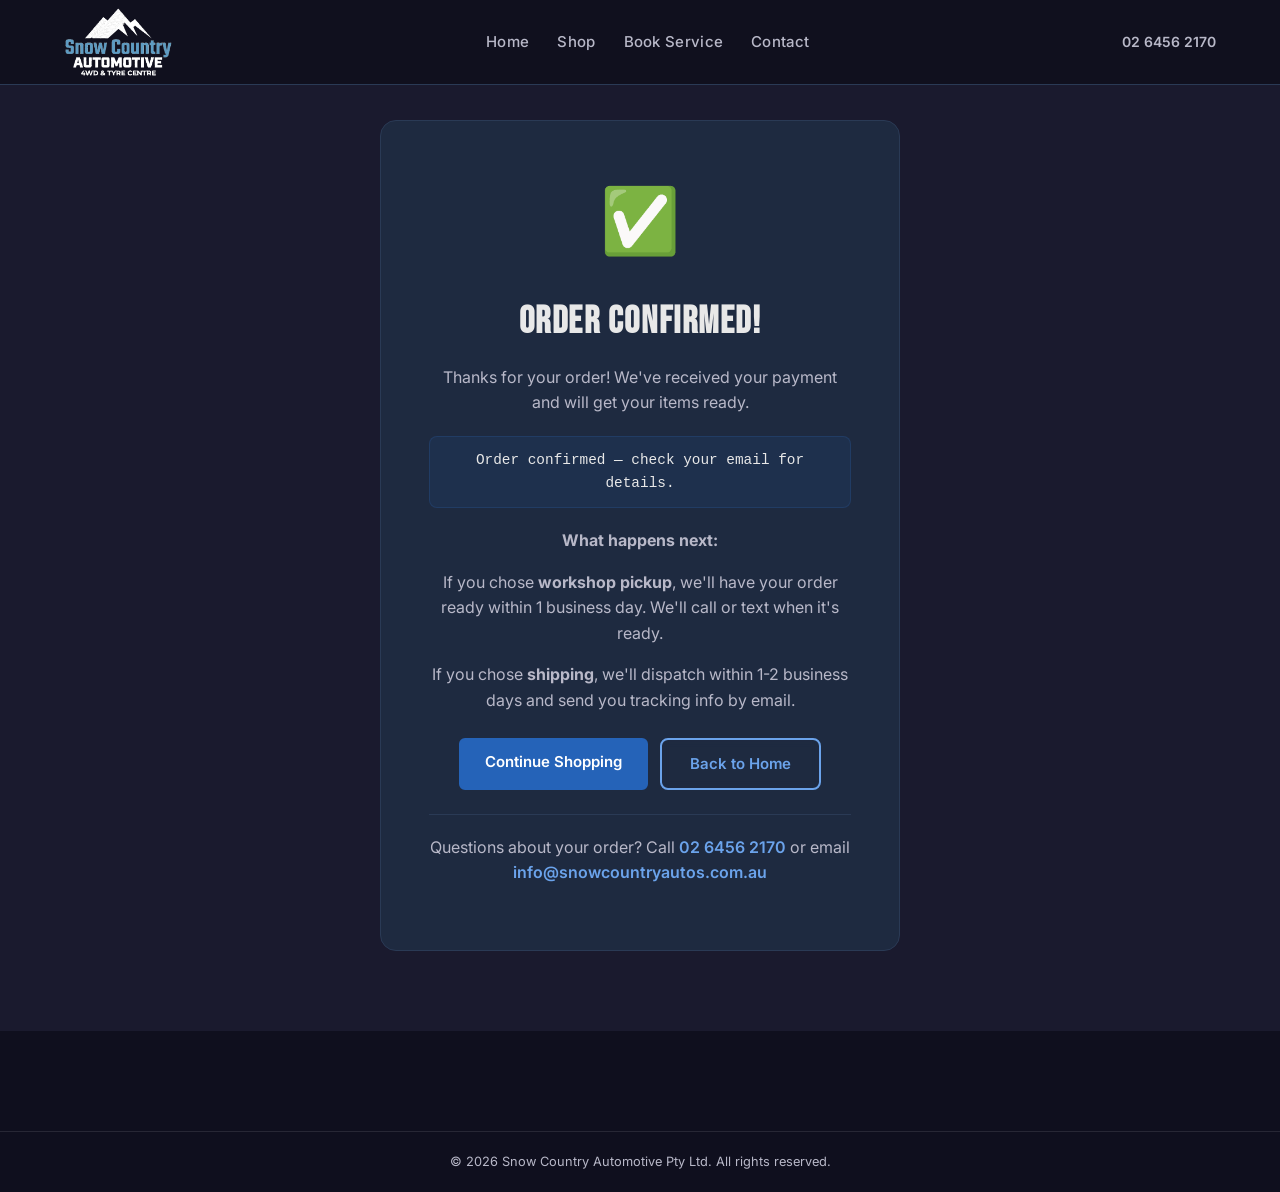
<file: success.html>
<!DOCTYPE html>
<html lang="en">
<head>
  <meta charset="UTF-8">
  <meta name="viewport" content="width=device-width, initial-scale=1.0">
  <title>Order Confirmed — Snow Country Automotive</title>
  <link rel="icon" href="favicon.ico" type="image/x-icon">
  <link rel="preconnect" href="https://fonts.googleapis.com">
  <link href="https://fonts.googleapis.com/css2?family=Inter:wght@400;500;600;700;800&family=Bebas+Neue&display=swap" rel="stylesheet">
  <link rel="stylesheet" href="styles.css">
  <style>
    .success-page { padding-top: 120px; padding-bottom: 80px; min-height: 80vh; display: flex; align-items: center; justify-content: center; }
    .success-card { background: var(--card-bg); border: 1px solid var(--card-border); border-radius: 16px; padding: 48px; text-align: center; max-width: 520px; }
    .success-icon { font-size: 4rem; margin-bottom: 20px; }
    .success-card h1 { font-family: 'Bebas Neue', sans-serif; font-size: 2.4rem; margin-bottom: 12px; letter-spacing: 0.04em; }
    .success-card p { color: var(--text-muted); font-size: 1rem; line-height: 1.6; margin-bottom: 16px; }
    .success-ref { background: rgba(45,106,191,0.1); border: 1px solid rgba(45,106,191,0.2); border-radius: 8px; padding: 12px 20px; margin: 20px 0; font-family: monospace; font-size: 0.9rem; }
    .success-actions { display: flex; gap: 12px; justify-content: center; margin-top: 24px; flex-wrap: wrap; }
    .success-contact { margin-top: 24px; padding-top: 20px; border-top: 1px solid var(--card-border); }
    .success-contact a { color: var(--primary); font-weight: 600; }
    @media (max-width: 768px) { .success-page { padding-top: 80px; padding-left: 16px; padding-right: 16px; } .success-card { padding: 28px; } }
  </style>
</head>
<body data-theme="rugged">
  <header class="site-header">
    <div class="container header-inner">
      <a href="/" class="logo"><img src="assets/logo-white.png" alt="Snow Country Automotive" class="logo-img"></a>
      <nav class="main-nav">
        <a href="/">Home</a>
        <a href="shop.html">Shop</a>
        <a href="book.html">Book Service</a>
        <a href="contact.html">Contact</a>
      </nav>
      <div class="header-cta"><a href="tel:0264562170" class="phone-link">02 6456 2170</a></div>
    </div>
  </header>

  <section class="success-page">
    <div class="success-card">
      <div class="success-icon">✅</div>
      <h1>Order Confirmed!</h1>
      <p>Thanks for your order! We've received your payment and will get your items ready.</p>
      <div class="success-ref" id="sessionRef">Loading order reference...</div>
      <p><strong>What happens next:</strong></p>
      <p>If you chose <strong>workshop pickup</strong>, we'll have your order ready within 1 business day. We'll call or text when it's ready.</p>
      <p>If you chose <strong>shipping</strong>, we'll dispatch within 1-2 business days and send you tracking info by email.</p>
      <div class="success-actions">
        <a href="shop.html" class="btn btn-primary">Continue Shopping</a>
        <a href="/" class="btn btn-outline">Back to Home</a>
      </div>
      <div class="success-contact">
        <p>Questions about your order? Call <a href="tel:0264562170">02 6456 2170</a> or email <a href="mailto:info@snowcountryautos.com.au">info@snowcountryautos.com.au</a></p>
      </div>
    </div>
  </section>

  <footer class="site-footer">
    <div class="footer-bottom">
      <div class="container">&copy; 2026 Snow Country Automotive Pty Ltd. All rights reserved.</div>
    </div>
  </footer>

  <script>
    // Clear cart after successful payment
    localStorage.removeItem('sca-cart');

    // Show session reference from URL
    const params = new URLSearchParams(window.location.search);
    const sessionId = params.get('session_id');
    const refEl = document.getElementById('sessionRef');
    if (sessionId) {
      refEl.textContent = 'Order ref: ' + sessionId.substring(0, 20) + '...';
    } else {
      refEl.textContent = 'Order confirmed — check your email for details.';
    }
  </script>
</body>
</html>
</file>
<file: styles.css>
/* ============================================
   Snow Country Automotive — 3-Theme Mockup
   Themes: Rugged (dark), Clean (light), Premium (bold)
   ============================================ */

/* --- Reset & Base --- */
*, *::before, *::after { box-sizing: border-box; margin: 0; padding: 0; }
html { scroll-behavior: smooth; }
body { font-family: 'Inter', -apple-system, sans-serif; line-height: 1.6; transition: background 0.3s, color 0.3s; }
img { max-width: 100%; height: auto; }
a { text-decoration: none; transition: color 0.2s; }
.container { max-width: 1200px; margin: 0 auto; padding: 0 24px; }

/* --- Theme Variables --- */

/* RUGGED — Dark, mountain, adventure */
[data-theme="rugged"] {
  --bg: #1a1a2e;
  --bg-alt: #16213e;
  --text: #e8e8e8;
  --text-muted: #b8b8c8;
  --primary: #6ba3eb;
  --primary-hover: #7db2f0;
  --primary-btn: #2563b8;
  --primary-btn-hover: #1d5aab;
  --accent: #e67e22;
  --card-bg: #1e2a40;
  --card-border: #2a3a55;
  --header-bg: rgba(16, 16, 30, 0.95);
  --hero-overlay: rgba(10, 10, 25, 0.75);
  --footer-bg: #0f0f1e;
  --heading-font: 'Bebas Neue', sans-serif;
  --heading-spacing: 0.05em;
  --badge-bg: rgba(45, 106, 191, 0.2);
  --badge-border: rgba(45, 106, 191, 0.5);
  --input-bg: #1e2a40;
  --input-border: #2a3a55;
}

/* CLEAN — Light, professional, trustworthy */
[data-theme="clean"] {
  --bg: #f8f9fa;
  --bg-alt: #ffffff;
  --text: #2d3436;
  --text-muted: #636e72;
  --primary: #2d6abf;
  --primary-hover: #1e5aaf;
  --primary-btn: #2563b8;
  --primary-btn-hover: #1d5aab;
  --accent: #2d6abf;
  --card-bg: #ffffff;
  --card-border: #e0e4e8;
  --header-bg: rgba(255, 255, 255, 0.97);
  --hero-overlay: rgba(0, 0, 0, 0.5);
  --footer-bg: #2d3436;
  --heading-font: 'Montserrat', sans-serif;
  --heading-spacing: -0.01em;
  --badge-bg: rgba(45, 106, 191, 0.1);
  --badge-border: rgba(45, 106, 191, 0.3);
  --input-bg: #ffffff;
  --input-border: #d0d4d8;
}

/* PREMIUM — Bold, high contrast, 4WD brand */
[data-theme="premium"] {
  --bg: #0a0a0a;
  --bg-alt: #141414;
  --text: #ffffff;
  --text-muted: #999999;
  --primary: #ff6b00;
  --primary-hover: #ff8533;
  --primary-btn: #d45a00;
  --primary-btn-hover: #b84e00;
  --accent: #ff6b00;
  --card-bg: #1a1a1a;
  --card-border: #333333;
  --header-bg: rgba(10, 10, 10, 0.97);
  --hero-overlay: rgba(0, 0, 0, 0.6);
  --footer-bg: #050505;
  --heading-font: 'Bebas Neue', sans-serif;
  --heading-spacing: 0.08em;
  --badge-bg: rgba(255, 107, 0, 0.15);
  --badge-border: rgba(255, 107, 0, 0.5);
  --input-bg: #1a1a1a;
  --input-border: #333333;
}

body {
  background: var(--bg);
  color: var(--text);
}

/* --- Theme Switcher --- */
.theme-switcher {
  position: fixed; bottom: 16px; right: 16px; z-index: 1000;
  display: flex; align-items: center; gap: 6px;
  background: rgba(0,0,0,0.7); padding: 6px 12px; border-radius: 6px;
  backdrop-filter: blur(10px); font-size: 12px;
}
.theme-label { color: #fff; font-size: 13px; font-weight: 500; }
.theme-btn {
  background: transparent; border: 1px solid #555; color: #ccc;
  padding: 4px 12px; border-radius: 4px; cursor: pointer; font-size: 13px;
  transition: all 0.2s;
}
.theme-btn:hover { border-color: #888; color: #fff; }
.theme-btn.active { background: var(--primary-btn, #1d4f8a); border-color: var(--primary-btn, #1d4f8a); color: #ffffff !important; }

/* --- Header --- */
.site-header {
  position: fixed; top: 0; left: 0; right: 0; z-index: 100;
  background: var(--header-bg); backdrop-filter: blur(12px);
  border-bottom: 1px solid var(--card-border);
}
.header-inner {
  display: flex; align-items: center; justify-content: space-between;
  height: 84px;
}
.logo-img { height: 70px; width: auto; }
.logo { display: flex; align-items: center; }
.main-nav { display: flex; gap: 28px; }
.main-nav a {
  color: var(--text-muted); font-weight: 500; font-size: 15px;
  letter-spacing: 0.02em;
}
.main-nav a:hover { color: var(--primary); }
.header-cta { display: flex; align-items: center; gap: 16px; }
.phone-link { color: var(--text-muted); font-weight: 600; font-size: 14px; }
.phone-link:hover { color: var(--primary); }

/* Buttons */
.btn {
  display: inline-block; padding: 10px 24px; border-radius: 6px;
  font-weight: 600; font-size: 15px; cursor: pointer; border: 2px solid transparent;
  transition: all 0.2s;
}
.btn-primary { background: var(--primary-btn, #2563b8); color: #fff; border-color: var(--primary-btn, #2563b8); }
.btn-primary:hover { background: var(--primary-btn-hover, #1d5aab); border-color: var(--primary-btn-hover, #1d5aab); }
.btn-outline { background: rgba(255,255,255,0.15); color: #fff; border-color: rgba(255,255,255,0.5); backdrop-filter: blur(4px); }
.btn-outline:hover { background: rgba(255,255,255,0.25); border-color: #fff; color: #fff; }
.btn-lg { padding: 14px 32px; font-size: 16px; }

/* Mobile menu button */
.mobile-menu-btn { display: none; background: none; border: none; cursor: pointer; padding: 8px; }
.mobile-menu-btn span {
  display: block; width: 24px; height: 2px; background: var(--text);
  margin: 5px 0; transition: 0.3s;
}

/* --- Hero --- */
.hero {
  position: relative; min-height: 48vh; display: flex; align-items: center;
  background: url('assets/hero.jpg') center/cover;
  margin-top: 84px;
}
.hero-overlay {
  position: absolute; inset: 0; background: var(--hero-overlay);
}
.hero-content { position: relative; z-index: 1; max-width: 700px; }
.hero-title {
  font-family: var(--heading-font); font-size: clamp(2rem, 5vw, 3.5rem);
  font-weight: 800; letter-spacing: var(--heading-spacing);
  line-height: 1.1; margin-bottom: 14px; color: #fff; text-shadow: 0 2px 12px rgba(0,0,0,0.5);
}
.hero-subtitle {
  font-size: 1.05rem; color: rgba(255,255,255,0.85); margin-bottom: 24px;
  max-width: 500px; line-height: 1.6;
}
.hero-actions { display: flex; gap: 12px; margin-bottom: 24px; flex-wrap: wrap; }
.hero-badges { display: flex; gap: 10px; flex-wrap: wrap; }
.badge {
  padding: 6px 14px; border-radius: 20px; font-size: 12px; font-weight: 600;
  background: rgba(0,0,0,0.5); border: 1px solid rgba(255,255,255,0.3); color: #fff;
  backdrop-filter: blur(4px);
}

/* --- Sections --- */
.section { padding: 48px 0; }
.section-alt { background: var(--bg-alt); }
.section-title {
  font-family: var(--heading-font); font-size: clamp(1.5rem, 3vw, 2.2rem);
  font-weight: 800; letter-spacing: var(--heading-spacing);
  text-align: center; margin-bottom: 8px;
}
.section-subtitle {
  text-align: center; color: var(--text-muted); font-size: 1rem;
  margin-bottom: 28px; max-width: 600px; margin-left: auto; margin-right: auto;
}

/* --- Services Grid --- */
.services-grid {
  display: grid; grid-template-columns: repeat(auto-fit, minmax(320px, 1fr));
  gap: 24px;
}
.service-card {
  background: var(--card-bg); border: 1px solid var(--card-border);
  border-radius: 12px; padding: 32px; transition: transform 0.2s, box-shadow 0.2s;
}
.service-card:hover { transform: translateY(-4px); box-shadow: 0 12px 40px rgba(0,0,0,0.15); }
.service-icon { font-size: 2rem; margin-bottom: 16px; }
.service-card h3 { font-size: 1.15rem; font-weight: 700; margin-bottom: 10px; }
.service-card p { color: var(--text-muted); font-size: 0.95rem; line-height: 1.6; }
.services-more {
  text-align: center; margin-top: 32px; color: var(--text-muted); font-size: 0.9rem;
  padding: 16px; border-top: 1px solid var(--card-border);
}

/* --- 4WD Grid --- */
.fourwd-grid {
  display: grid; grid-template-columns: repeat(auto-fit, minmax(300px, 1fr));
  gap: 20px;
}
.fourwd-card {
  background: var(--card-bg); border: 1px solid var(--card-border);
  border-radius: 10px; padding: 28px;
  border-left: 4px solid var(--primary);
}
.fourwd-card h3 { font-size: 1.1rem; font-weight: 700; margin-bottom: 8px; }
.fourwd-card p { color: var(--text-muted); font-size: 0.9rem; line-height: 1.6; }

/* --- Brands Grid --- */
.brands-grid {
  display: grid; grid-template-columns: repeat(5, 1fr); gap: 20px;
  max-width: 900px; margin: 0 auto;
}
.brand-item {
  background: #fff; border-radius: 10px; padding: 16px;
  display: flex; align-items: center; justify-content: center;
  border: 1px solid var(--card-border);
}
.brand-item img { max-height: 50px; max-width: 100%; object-fit: contain; filter: grayscale(30%); transition: filter 0.2s; }
.brand-item:hover img { filter: grayscale(0%); }
@media (max-width: 768px) { .brands-grid { grid-template-columns: repeat(3, 1fr); } }

/* --- Why Grid --- */
.why-grid {
  display: grid; grid-template-columns: repeat(auto-fit, minmax(250px, 1fr));
  gap: 32px;
}
.why-item { text-align: center; }
.why-number {
  font-family: var(--heading-font); font-size: 3rem; color: var(--primary);
  letter-spacing: 0.05em; line-height: 1;
}
.why-item h3 { font-size: 1.1rem; font-weight: 700; margin: 8px 0; }
.why-item p { color: var(--text-muted); font-size: 0.9rem; }

/* --- Contact --- */
.contact-grid {
  display: grid; grid-template-columns: 1fr 1fr; gap: 48px;
}
.contact-item { margin-bottom: 24px; }
.contact-item strong { display: block; font-size: 0.85rem; color: var(--text-muted); text-transform: uppercase; letter-spacing: 0.05em; margin-bottom: 4px; }
.contact-item a { color: var(--primary); }
.contact-item a:hover { text-decoration: underline; }
.contact-form { display: flex; flex-direction: column; gap: 14px; }
.contact-form input, .contact-form select, .contact-form textarea {
  background: var(--input-bg); border: 1px solid var(--input-border);
  color: var(--text); padding: 12px 16px; border-radius: 6px; font-size: 15px;
  font-family: inherit;
}
.contact-form input::placeholder, .contact-form textarea::placeholder { color: var(--text-muted); }
.contact-form select { cursor: pointer; }

/* Contact CTA cards (replace inline form) */
.contact-cta { display: grid; grid-template-columns: 1fr 1fr; gap: 20px; }
.contact-cta-card {
  background: var(--card-bg); border: 1px solid var(--card-border);
  border-radius: 12px; padding: 28px; text-align: center;
  display: flex; flex-direction: column; align-items: center; gap: 12px;
}
.contact-cta-card h3 { font-size: 1.1rem; font-weight: 700; }
.contact-cta-card p { color: var(--text-muted); font-size: 0.88rem; line-height: 1.5; margin-bottom: 8px; }
.btn-outline {
  background: transparent; border: 2px solid var(--primary);
  color: var(--primary); padding: 12px 28px; border-radius: 8px;
  font-weight: 600; cursor: pointer; text-decoration: none; display: inline-block;
  transition: all 0.2s;
}
.btn-outline:hover { background: var(--primary); color: #fff; }

/* --- Footer --- */
.site-footer { background: var(--footer-bg); padding: 60px 0 0; }
.footer-inner {
  display: grid; grid-template-columns: 2fr 1fr 1fr 1.5fr; gap: 40px;
}
.footer-logo { height: 50px; width: auto; margin-bottom: 12px; }
.footer-brand p { color: var(--text-muted); font-size: 0.85rem; }
.footer-links h4, .footer-contact h4 {
  font-size: 0.85rem; text-transform: uppercase; letter-spacing: 0.06em;
  margin-bottom: 16px; color: var(--text-muted);
}
.footer-links a {
  display: block; color: #ccc; font-size: 0.9rem; margin-bottom: 8px;
}
.footer-links a:hover { color: var(--primary); }
.footer-contact p { color: #ccc; font-size: 0.9rem; margin-bottom: 6px; }
.footer-contact a { color: var(--primary); }
.footer-bottom {
  margin-top: 40px; padding: 20px 0; border-top: 1px solid rgba(255,255,255,0.1);
  color: var(--text-muted); font-size: 0.8rem; text-align: center;
}

/* --- Clean theme overrides --- */
[data-theme="clean"] .footer-links a { color: #ccc; }
[data-theme="clean"] .site-footer { color: #e0e0e0; }
[data-theme="clean"] .hero-title { text-shadow: 0 2px 20px rgba(0,0,0,0.4); }

/* --- Mobile --- */
@media (max-width: 768px) {
  .main-nav { display: none; flex-direction: column; position: absolute; top: 72px; left: 0; right: 0; background: var(--header-bg); padding: 20px; gap: 16px; border-bottom: 1px solid var(--card-border); }
  .main-nav.open { display: flex; }
  .header-cta { display: none; }
  .mobile-menu-btn { display: block; }
  .hero { min-height: 40vh; margin-top: 84px; }
  .hero-title { font-size: 2.2rem; }
  .contact-grid { grid-template-columns: 1fr; }
  .contact-cta { grid-template-columns: 1fr; }
  .footer-inner { grid-template-columns: 1fr 1fr; }
  .services-grid { grid-template-columns: 1fr; }
  .theme-switcher { bottom: 12px; right: 12px; font-size: 11px; padding: 4px 8px; }
}
</file>
<file: book.css>
/* Book a Service — page-specific styles */

.book-section {
  padding-top: 120px;
  padding-bottom: 60px;
  min-height: 100vh;
}

.book-layout {
  display: grid;
  grid-template-columns: 1fr 1.4fr;
  gap: 48px;
  align-items: start;
}

.book-title {
  font-family: 'Bebas Neue', sans-serif;
  font-size: 2.8rem;
  letter-spacing: 0.04em;
  margin-bottom: 12px;
}

.book-desc {
  color: var(--text-muted);
  font-size: 1.05rem;
  line-height: 1.6;
  margin-bottom: 32px;
}

/* Perks */
.book-perks {
  display: flex;
  flex-direction: column;
  gap: 20px;
  margin-bottom: 32px;
}
.perk {
  display: flex;
  gap: 14px;
  align-items: flex-start;
}
.perk-icon {
  font-size: 1.5rem;
  flex-shrink: 0;
  margin-top: 2px;
}
.perk strong {
  display: block;
  font-size: 0.95rem;
  margin-bottom: 2px;
}
.perk p {
  color: var(--text-muted);
  font-size: 0.85rem;
  line-height: 1.4;
}

/* Contact */
.book-contact {
  padding-top: 24px;
  border-top: 1px solid var(--card-border);
}
.book-contact p { color: var(--text-muted); font-size: 0.9rem; }
.book-phone {
  display: inline-block;
  font-size: 1.4rem;
  font-weight: 700;
  color: var(--primary);
  margin: 6px 0;
}
.book-hours { font-size: 0.85rem; color: var(--text-muted); }

/* Form */
.book-form {
  background: var(--card-bg);
  border: 1px solid var(--card-border);
  border-radius: 16px;
  padding: 32px;
}

/* Progress */
.form-progress {
  display: flex;
  align-items: center;
  justify-content: center;
  gap: 0;
  margin-bottom: 32px;
}
.progress-step {
  display: flex;
  align-items: center;
  gap: 8px;
  transition: all 0.3s;
}
.step-num {
  width: 32px;
  height: 32px;
  border-radius: 50%;
  background: var(--card-border);
  color: var(--text-muted);
  display: flex;
  align-items: center;
  justify-content: center;
  font-weight: 700;
  font-size: 14px;
  transition: all 0.3s;
}
.progress-step.active .step-num {
  background: #2563b8;
  color: #fff;
}
.progress-step.completed .step-num {
  background: #27ae60;
  color: #fff;
}
.step-label {
  font-size: 13px;
  font-weight: 600;
  color: #8c94a6;
}
.progress-step.active .step-label { color: var(--text) !important; }
.progress-line {
  width: 40px;
  height: 2px;
  background: var(--card-border);
  margin: 0 12px;
  transition: background 0.3s;
}
.progress-line.active { background: var(--primary); }

/* Step headings */
.form-step h2 {
  font-size: 1.3rem;
  font-weight: 700;
  margin-bottom: 20px;
}

/* Service options grid */
.service-options {
  display: grid;
  grid-template-columns: repeat(3, 1fr);
  gap: 10px;
  margin-bottom: 24px;
  border-radius: 8px;
  transition: outline 0.2s;
}
.service-option {
  cursor: pointer;
}
.service-option input { display: none; }
.option-card {
  display: block;
  padding: 14px 16px;
  border: 2px solid var(--card-border);
  border-radius: 10px;
  transition: all 0.2s;
  height: 100%;
}
.option-card strong {
  display: block;
  font-size: 0.9rem;
  margin-bottom: 4px;
}
.option-card small {
  color: var(--text-muted);
  font-size: 0.78rem;
  line-height: 1.3;
}
.service-option input:checked + .option-card {
  border-color: var(--primary);
  background: rgba(45, 106, 191, 0.1);
}
.option-card:hover {
  border-color: var(--primary);
}

/* Form fields */
.form-grid {
  display: grid;
  grid-template-columns: 1fr 1fr;
  gap: 16px;
}
.form-field {
  margin-bottom: 16px;
}
.form-field label {
  display: block;
  font-size: 0.85rem;
  font-weight: 600;
  color: var(--text-muted);
  margin-bottom: 6px;
  text-transform: uppercase;
  letter-spacing: 0.04em;
}
.form-field input,
.form-field select,
.form-field textarea {
  width: 100%;
  background: var(--input-bg);
  border: 1px solid var(--input-border);
  color: var(--text);
  padding: 12px 14px;
  border-radius: 8px;
  font-size: 15px;
  font-family: inherit;
  transition: border-color 0.2s;
}
.form-field input:focus,
.form-field select:focus,
.form-field textarea:focus {
  outline: none;
  border-color: var(--primary);
}
.form-field input::placeholder,
.form-field textarea::placeholder {
  color: var(--text-muted);
  opacity: 0.6;
}

/* Checkbox */
.checkbox-label {
  display: flex !important;
  align-items: center;
  gap: 10px;
  cursor: pointer;
  font-size: 0.9rem !important;
  text-transform: none !important;
  letter-spacing: 0 !important;
  font-weight: 400 !important;
  color: var(--text) !important;
}
.checkbox-label input[type="checkbox"] {
  width: 18px;
  height: 18px;
  flex-shrink: 0;
  accent-color: var(--primary);
}

/* Navigation */
.form-nav {
  display: flex;
  justify-content: space-between;
  align-items: center;
  margin-top: 24px;
  padding-top: 20px;
  border-top: 1px solid var(--card-border);
}

/* Success */
.form-success {
  text-align: center;
  padding: 48px 24px;
}
.success-icon { font-size: 3rem; margin-bottom: 16px; }
.form-success h2 { font-size: 1.6rem; margin-bottom: 12px; }
.form-success p { color: var(--text-muted); font-size: 1rem; margin-bottom: 8px; }
.success-note a { color: var(--primary); font-weight: 600; }

/* Assessment banner */
.assessment-banner {
  background: rgba(45, 106, 191, 0.12);
  border: 1px solid rgba(45, 106, 191, 0.3);
  border-radius: 10px;
  padding: 16px 20px;
  margin-bottom: 28px;
}
.assessment-banner strong { display: block; margin-bottom: 6px; color: var(--primary); font-size: 0.9rem; }
.assessment-banner p { color: var(--text-muted); font-size: 0.85rem; line-height: 1.5; }
.assessment-banner p strong { display: inline; color: var(--text); }

/* Rego lookup */
.rego-input-row { display: flex; gap: 8px; align-items: center; }
.rego-field { flex: 1; font-size: 1.1rem !important; letter-spacing: 0.1em; font-weight: 700; }
.rego-state { background: var(--primary); color: #fff; padding: 10px 14px; border-radius: 8px; font-weight: 700; font-size: 14px; }
.rego-btn { white-space: nowrap; padding: 10px 20px !important; }
.rego-hint { color: var(--text); opacity: 0.7; font-size: 0.8rem; margin-top: 6px; display: block; }
.rego-result { margin-top: 12px; }
.rego-found { display: flex; align-items: center; gap: 10px; padding: 12px 16px; border-radius: 8px; font-weight: 600; }
.rego-found.success { background: rgba(39, 174, 96, 0.15); border: 1px solid rgba(39, 174, 96, 0.3); color: #27ae60; }
.rego-found.notfound { background: rgba(231, 76, 60, 0.1); border: 1px solid rgba(231, 76, 60, 0.3); color: #e74c3c; }
.rego-found-icon { font-size: 1.2rem; }

/* Or divider */
.or-divider { text-align: center; margin: 20px 0; position: relative; }
.or-divider::before { content: ''; position: absolute; top: 50%; left: 0; right: 0; height: 1px; background: var(--card-border); }
.or-divider span { background: var(--card-bg); padding: 0 16px; position: relative; color: var(--text-muted); font-size: 0.85rem; }

/* Calendar */
.calendar-nav { display: flex; align-items: center; justify-content: center; gap: 16px; margin-bottom: 16px; }
.cal-nav-btn { background: var(--card-border); border: none; color: var(--text); width: 36px; height: 36px; border-radius: 8px; cursor: pointer; font-size: 1.1rem; display: flex; align-items: center; justify-content: center; }
.cal-nav-btn:hover { background: var(--primary); color: #fff; }
.cal-week-label { font-weight: 600; font-size: 0.95rem; }
.calendar-grid { margin-bottom: 20px; }
.cal-header { display: grid; grid-template-columns: 60px repeat(5, 1fr); gap: 4px; margin-bottom: 4px; }
.cal-day-col { text-align: center; font-size: 0.8rem; color: var(--text-muted); padding: 6px 0; }
.cal-day-col strong { color: var(--text); font-size: 1rem; }
.cal-time-col { font-size: 0.75rem; color: var(--text-muted); display: flex; align-items: center; justify-content: center; }
.cal-row { display: grid; grid-template-columns: 60px repeat(5, 1fr); gap: 4px; margin-bottom: 4px; }
.cal-slot { text-align: center; padding: 8px 4px; border-radius: 6px; font-size: 0.78rem; font-weight: 500; transition: all 0.15s; }
.cal-slot.available { background: rgba(39, 174, 96, 0.15); border: 1px solid rgba(39, 174, 96, 0.3); color: #27ae60; cursor: pointer; }
.cal-slot.available:hover { background: rgba(39, 174, 96, 0.3); }
.cal-slot.available.selected { background: var(--primary); border-color: var(--primary); color: #fff; }
.cal-slot.booked { background: var(--input-bg); border: 1px solid var(--card-border); color: var(--text-muted); opacity: 0.4; }
.step-desc { color: var(--text-muted); font-size: 0.9rem; margin-bottom: 20px; }

/* Assessment note */
.assessment-note { background: rgba(45,106,191,0.08); border: 1px solid rgba(45,106,191,0.2); border-radius: 8px; padding: 14px 18px; margin-bottom: 24px; }
.assessment-note strong { color: var(--primary); font-size: 0.9rem; display: block; margin-bottom: 4px; }
.assessment-note p { color: var(--text-muted); font-size: 0.83rem; line-height: 1.5; }
.contact-heading { font-size: 1.1rem; font-weight: 700; margin-bottom: 16px; padding-top: 16px; border-top: 1px solid var(--card-border); }

/* Card selection micro-animation (Sprint 1 #10) */
.option-card { transform: scale(1); }
.service-option input:checked + .option-card {
  animation: cardPulse 0.2s ease-out;
}
@keyframes cardPulse {
  0% { transform: scale(1); }
  50% { transform: scale(1.03); }
  100% { transform: scale(1); }
}

/* Inline "Other" textarea (Sprint 1 #7) */
.other-textarea-wrap {
  display: none;
  margin-top: 8px;
}
.other-textarea-wrap.visible {
  display: block;
}
.other-textarea-wrap textarea {
  width: 100%;
  background: var(--input-bg);
  border: 1px solid var(--input-border);
  color: var(--text);
  padding: 10px 12px;
  border-radius: 8px;
  font-size: 14px;
  font-family: inherit;
  resize: vertical;
  min-height: 60px;
}
.other-textarea-wrap textarea:focus {
  outline: none;
  border-color: var(--primary);
}

/* Error toast (Sprint 1 #8) */
.form-toast {
  position: fixed;
  top: 80px;
  left: 50%;
  transform: translateX(-50%);
  background: #e74c3c;
  color: #fff;
  padding: 10px 20px;
  border-radius: 8px;
  font-size: 0.9rem;
  font-weight: 600;
  z-index: 1000;
  opacity: 0;
  transition: opacity 0.3s;
  pointer-events: none;
}
.form-toast.show { opacity: 1; }

/* Mobile inline perk banner (Sprint 1 #5) */
.mobile-perk-banner {
  display: none;
  background: rgba(45, 106, 191, 0.12);
  border: 1px solid rgba(45, 106, 191, 0.3);
  border-radius: 8px;
  padding: 10px 14px;
  margin-bottom: 16px;
  font-size: 0.82rem;
  color: var(--text-muted);
  line-height: 1.4;
}
.mobile-perk-banner strong { color: var(--text); }

/* Sticky CTA bar (Sprint 1 #2) */
.sticky-cta {
  display: none;
  position: fixed;
  bottom: 0;
  left: 0;
  right: 0;
  padding: 12px 16px;
  background: var(--card-bg);
  border-top: 1px solid var(--card-border);
  z-index: 100;
  box-shadow: 0 -4px 12px rgba(0,0,0,0.3);
}
.sticky-cta .btn { width: 100%; }

/* Calendar day badges (Sprint 1 #11) */
.cal-day-col .day-badge {
  display: inline-block;
  font-size: 0.65rem;
  background: var(--primary);
  color: #fff;
  padding: 1px 6px;
  border-radius: 10px;
  margin-top: 2px;
  font-weight: 600;
}

/* Mobile calendar 3-day view nav (Sprint 1 #3) */
.cal-day-nav {
  display: none;
}

/* Mobile */
@media (max-width: 768px) {
  .book-layout { grid-template-columns: 1fr; gap: 24px; }
  .book-section { padding-top: 80px; padding-left: 16px; padding-right: 16px; } /* #4: 120→80 */
  .book-form { order: -1; padding: 16px; }
  .service-options { grid-template-columns: 1fr 1fr; gap: 8px; } /* #1: always 2-col */
  .option-card { padding: 10px 12px; } /* tighter cards */
  .option-card strong { font-size: 0.82rem; }
  .option-card small { font-size: 0.72rem; }
  .form-step h2 { font-size: 1.1rem; margin-bottom: 14px; } /* #6: smaller heading */
  .form-grid { grid-template-columns: 1fr; }
  .book-title { font-size: 2rem; }
  .rego-input-row { flex-wrap: wrap; }
  .rego-btn { width: 100%; }
  .mobile-perk-banner { display: block; } /* #5: show perk in form */

  /* Calendar: 3-day view on mobile (#3) */
  .cal-header, .cal-row { grid-template-columns: 45px repeat(3, 1fr); }
  .cal-slot { font-size: 0.82rem; padding: 10px 4px; min-height: 44px; display: flex; align-items: center; justify-content: center; } /* 44px tap target */
  .cal-day-nav { display: flex; align-items: center; justify-content: center; gap: 12px; margin-bottom: 8px; }
  .cal-day-nav button { background: var(--card-border); border: none; color: var(--text); width: 32px; height: 32px; border-radius: 6px; cursor: pointer; font-size: 0.9rem; }
  .cal-day-nav button:hover { background: var(--primary); color: #fff; }
  .cal-day-nav span { font-size: 0.8rem; color: var(--text-muted); font-weight: 600; }

  /* Sticky CTA visible on mobile when service selected (#2) */
  .sticky-cta.visible { display: block; }
  /* Add bottom padding to form so sticky bar doesn't cover content */
  .book-form { padding-bottom: 70px; }
  /* Hide inline Next button on step 1 mobile (sticky replaces it) */
  .form-step[data-step="1"] .form-nav .btn-next { visibility: hidden; height: 0; padding: 0; margin: 0; border: 0; overflow: hidden; }
}
</file>
